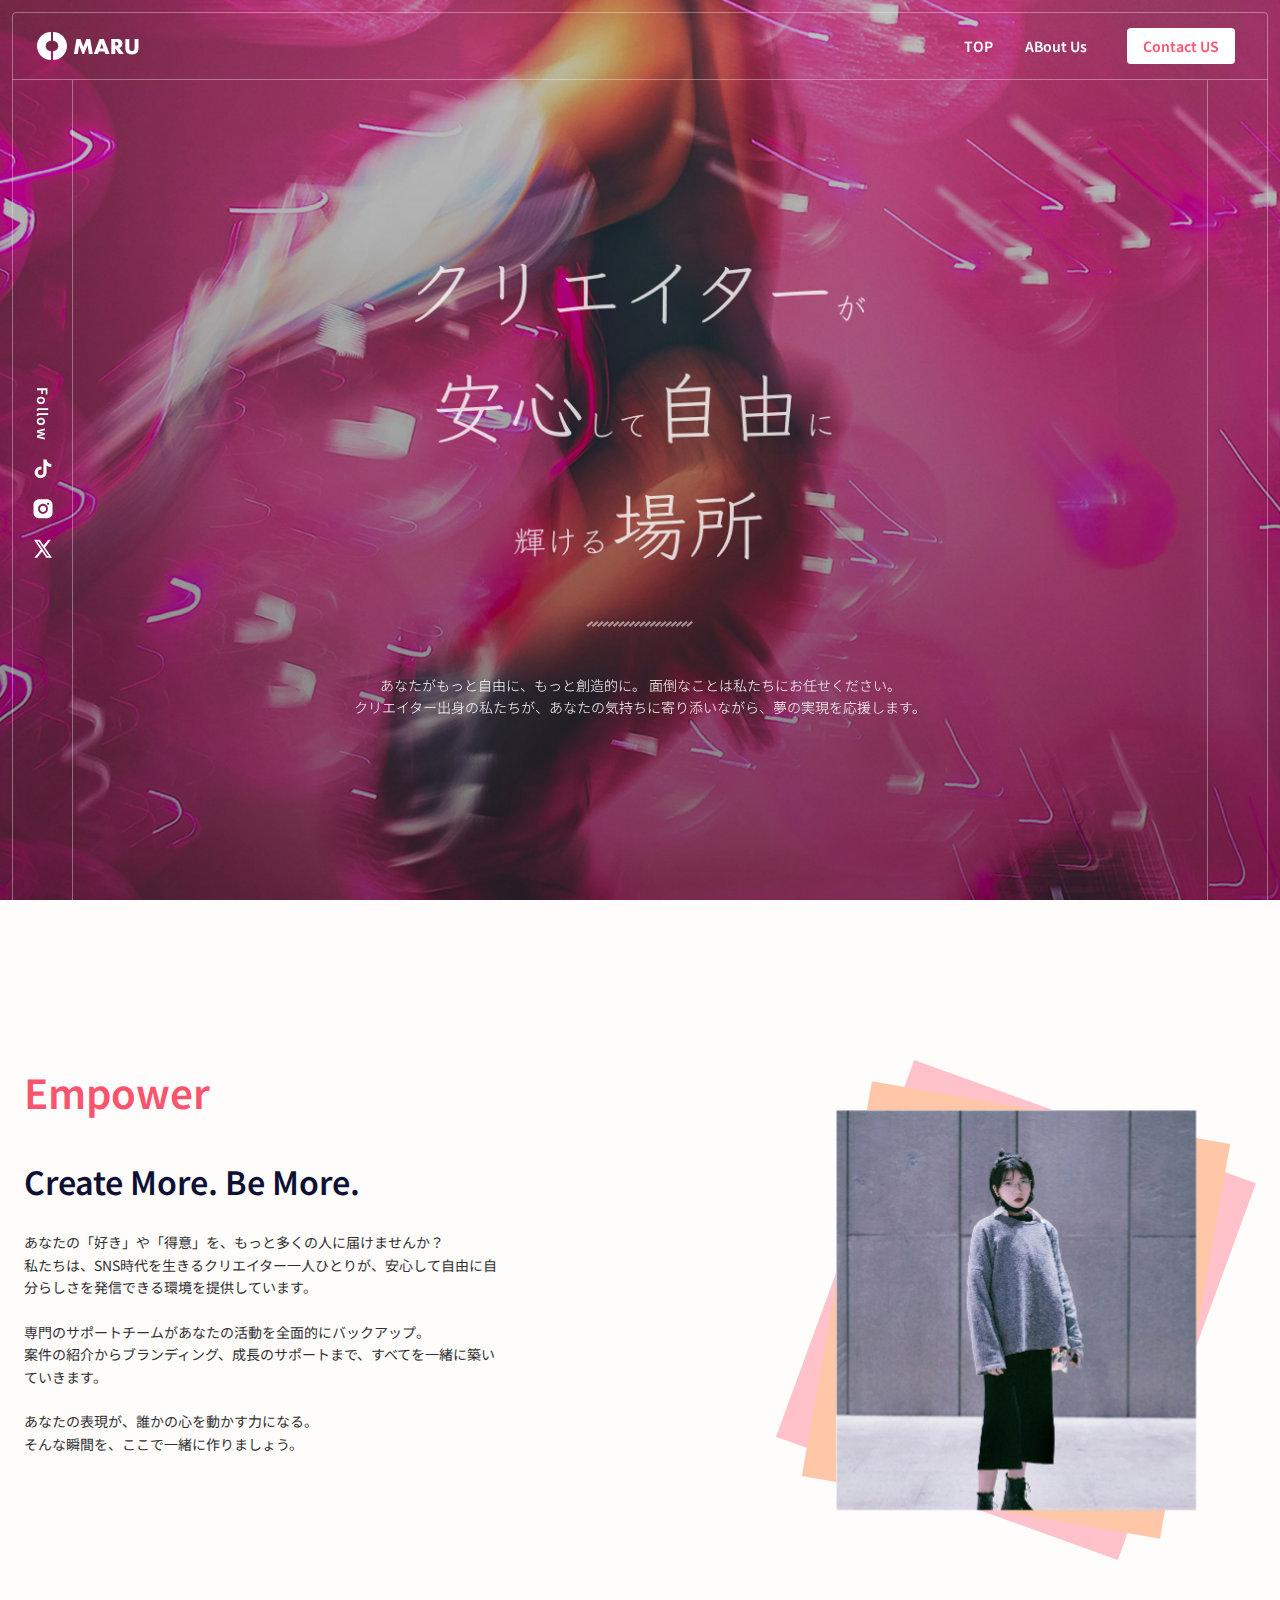
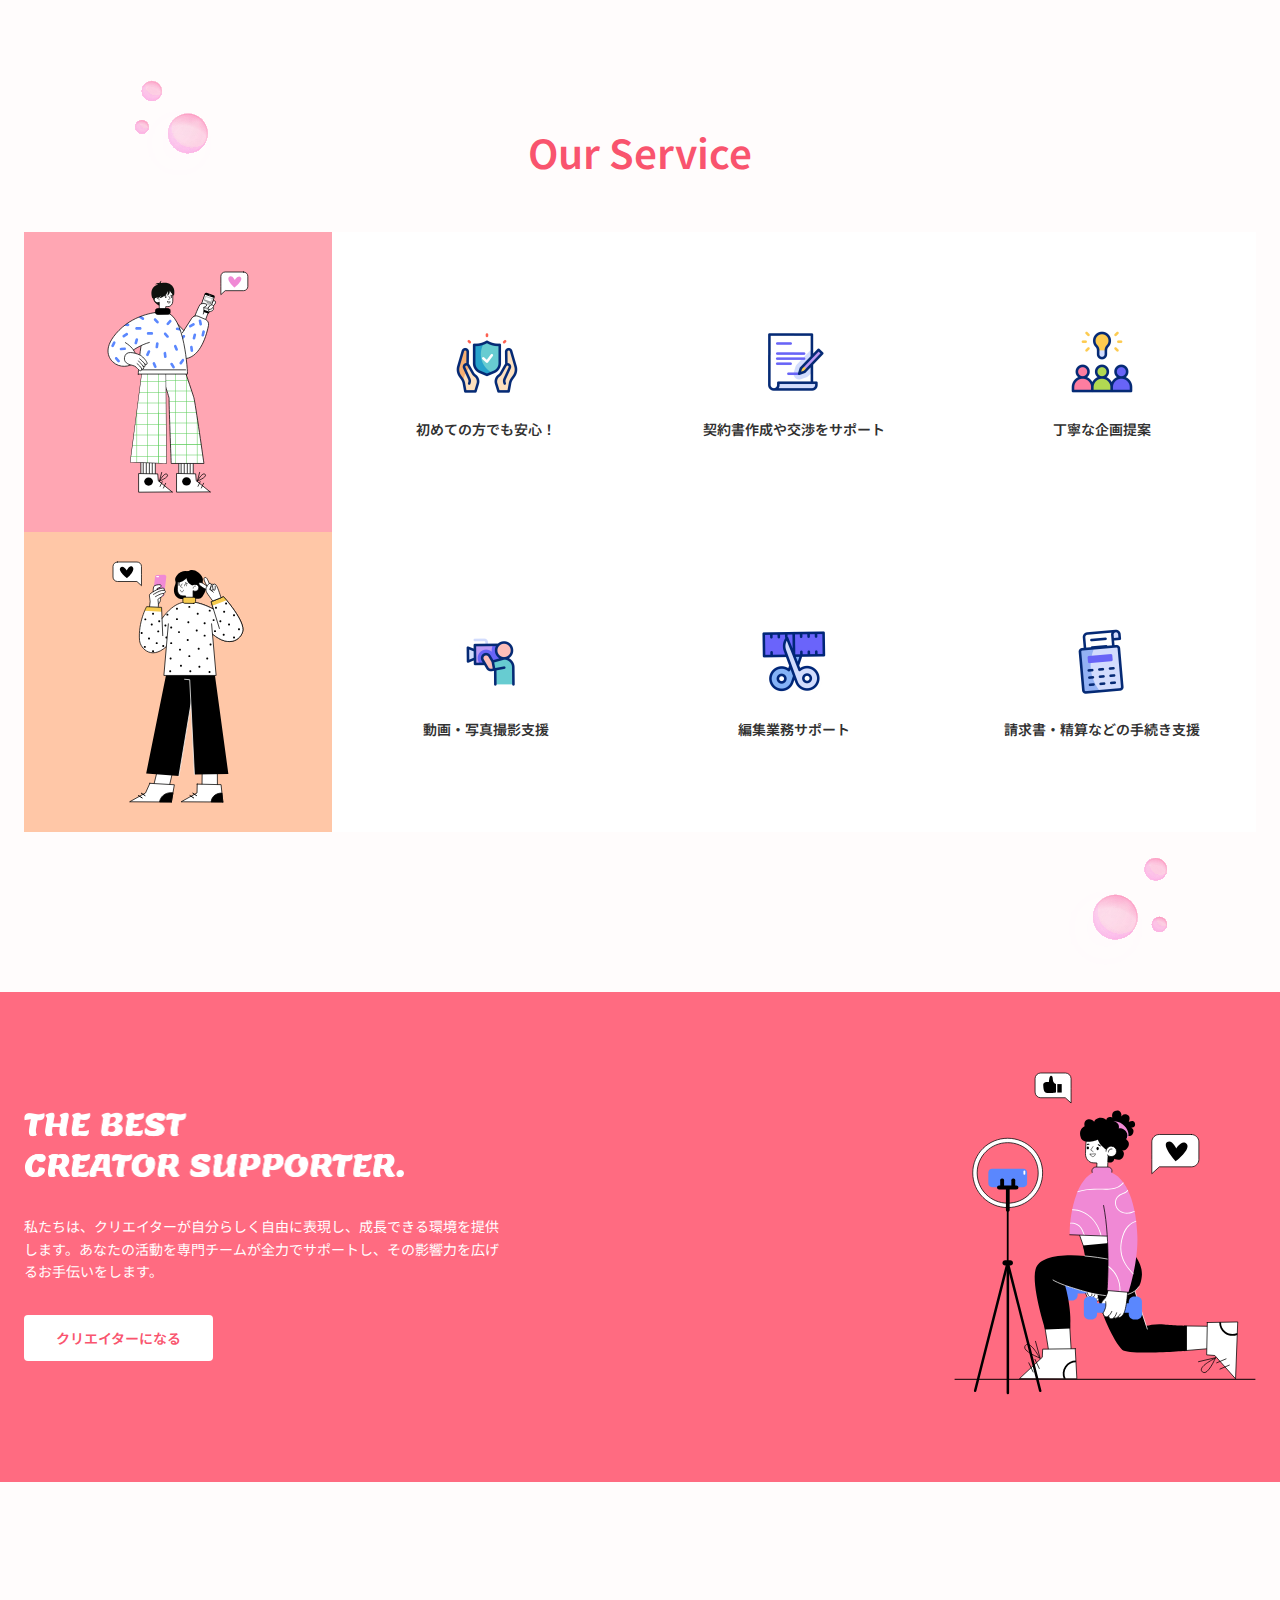
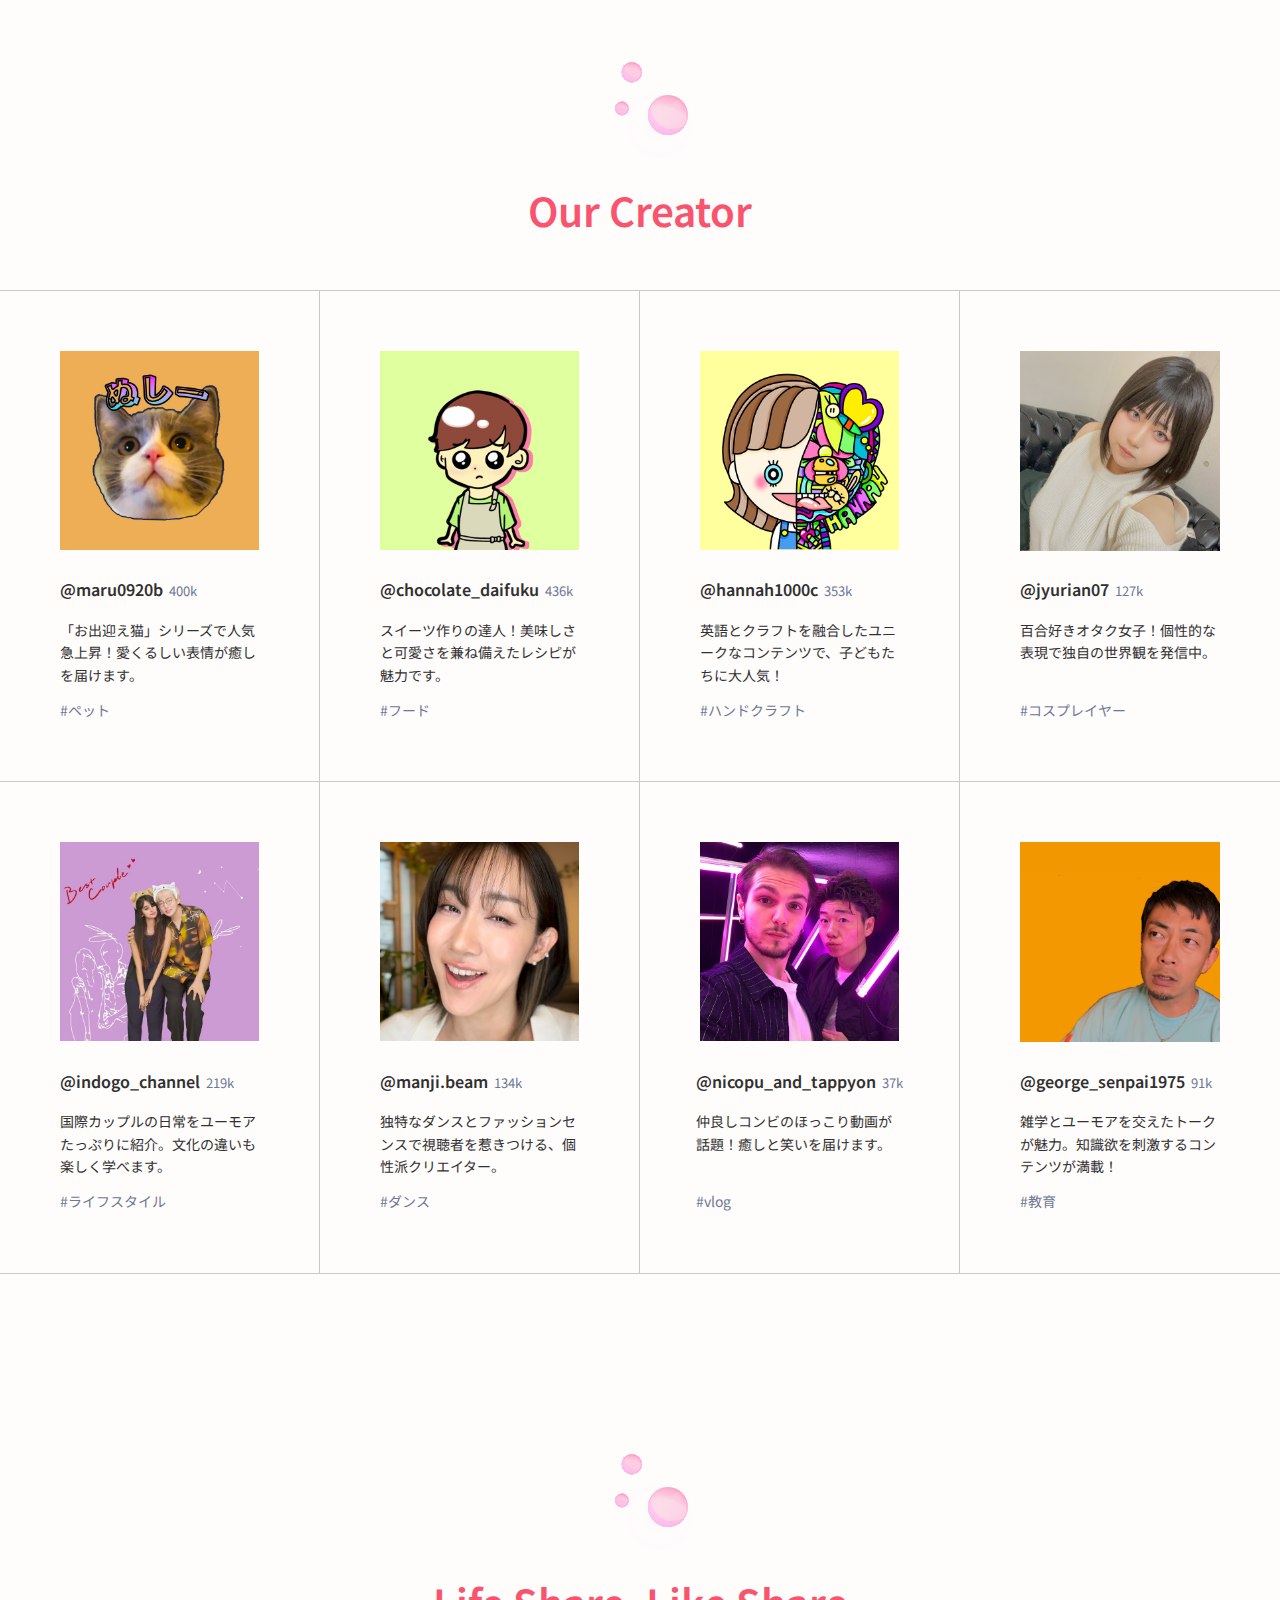
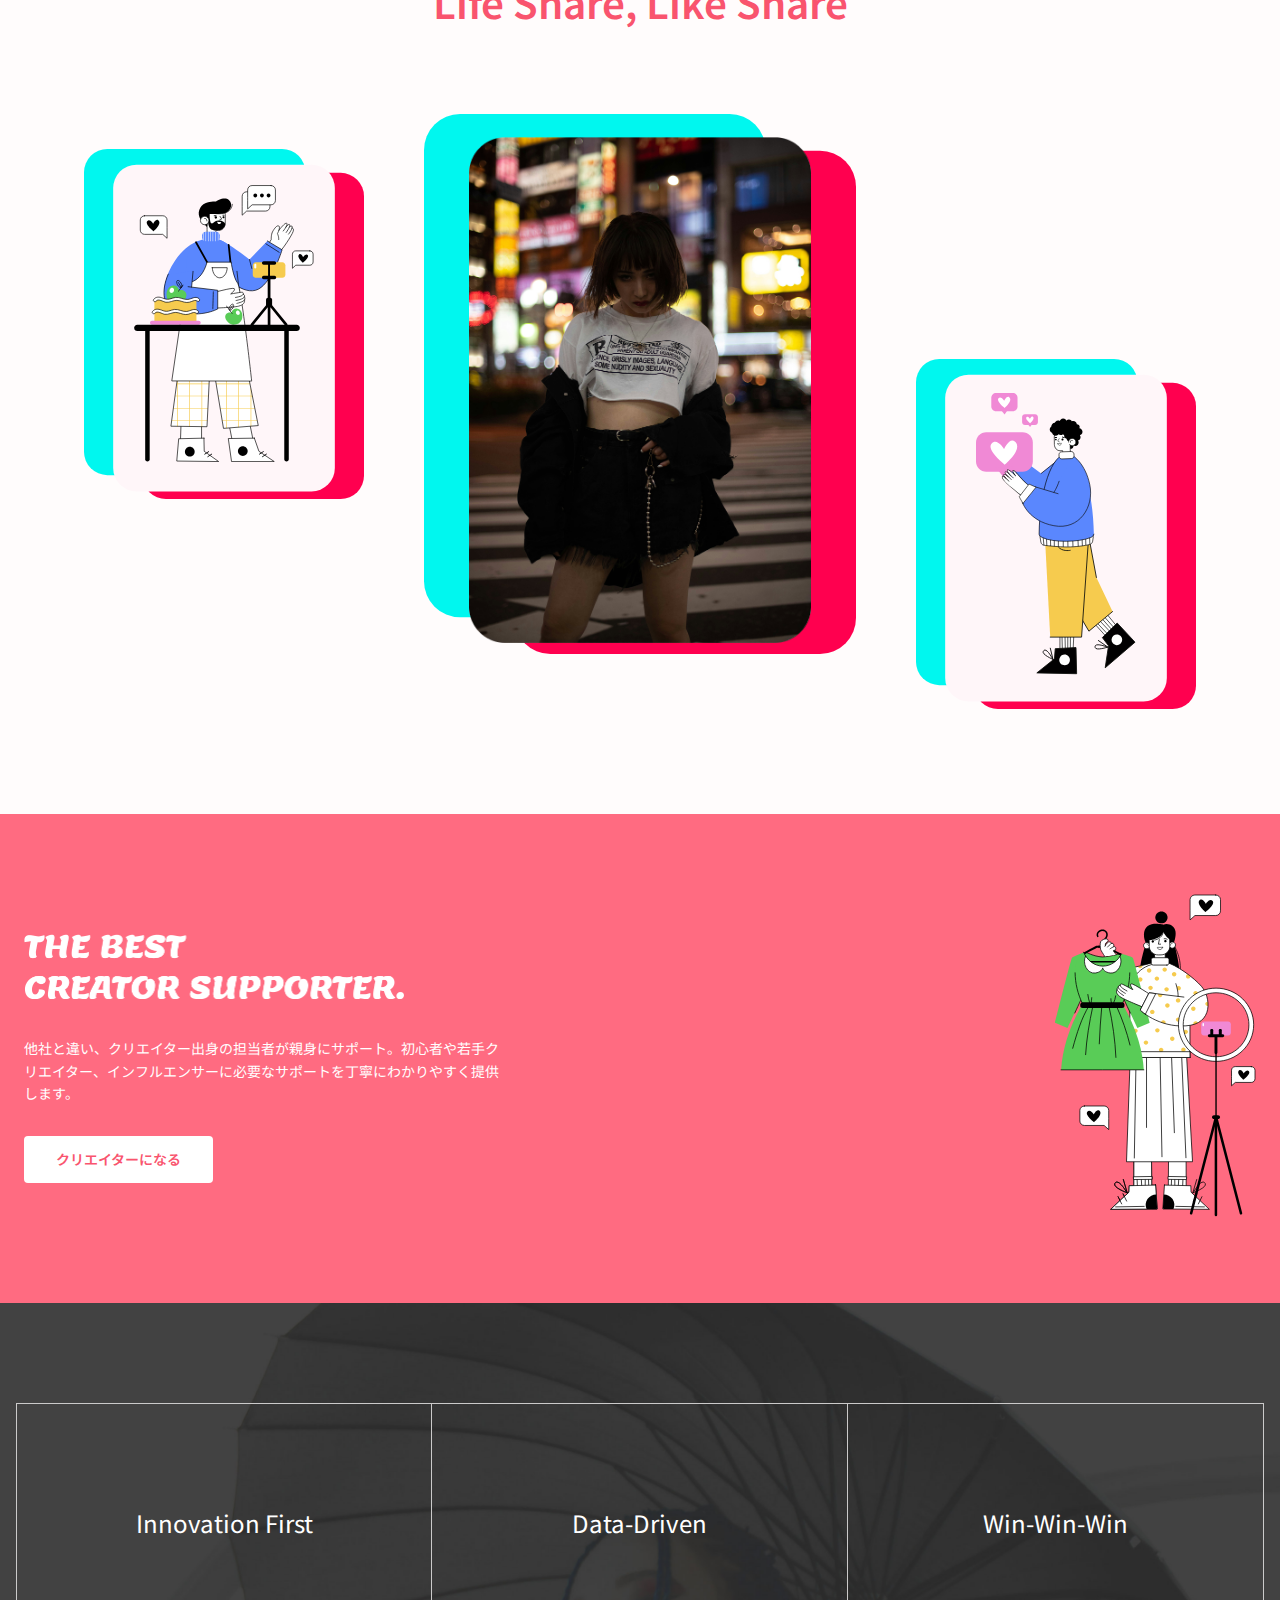
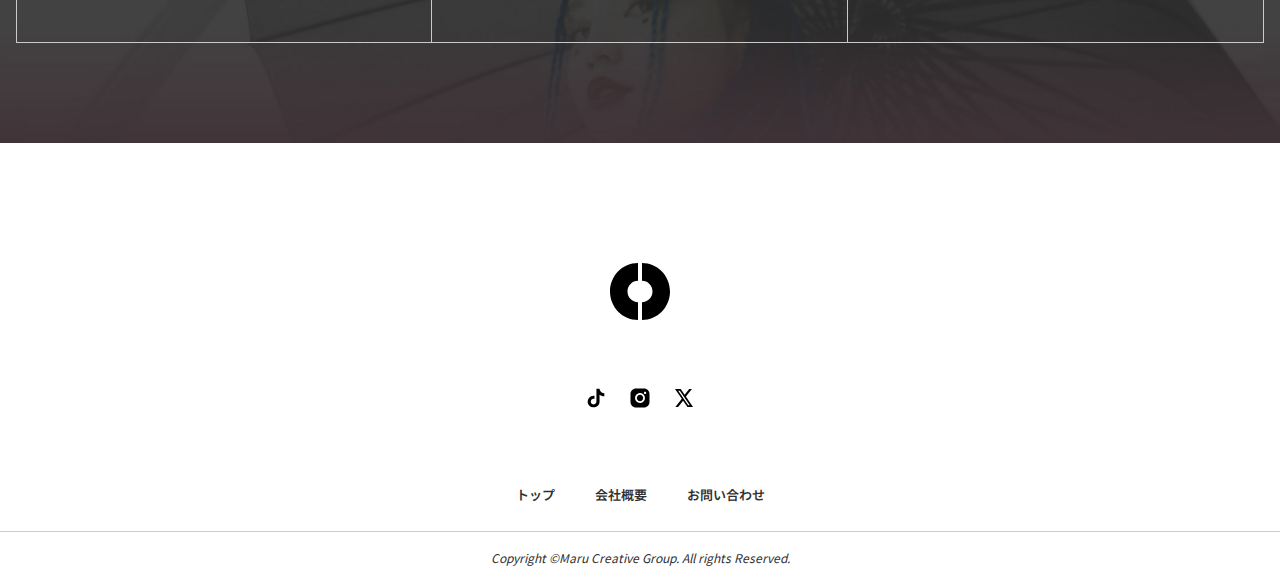
<file: index.html>
<!DOCTYPE html>
<html lang="ja">
  <head>
    <meta http-equiv="X-UA-Compatible" content="IE=edge" />
    <meta
      name="viewport"
      content="width=device-width, initial-scale=1, shrink-to-fit=no"
    />
    <meta name="description" content="MARU Creative Group" />
    <meta name="keywords" content="MARU Creative Group" />
    <meta name="author" content="MARU Creative Group" />
    <meta name="format-detection" content="telephone-no" />
    <meta property="og:title" content="MARU Creative Group" />
    <meta property="og:image" content="" />
    <meta property="og:url" content="" />
    <meta property="og:site_name" content="MARU Creative Group" />
    <meta property="og:description" content="MARU Creative Group" />
    <link rel="shortcut icon" href="img/favicon.ico" />
    <title>MARU Creative Group</title>
    <!-- google font -->
    <link rel="preconnect" href="https://fonts.googleapis.com" />
    <link rel="preconnect" href="https://fonts.gstatic.com" crossorigin />
    <!-- Japanese & Korean & Traditional Chinese -->
    <link
      href="https://fonts.googleapis.com/css2?family=Noto+Sans+JP:wght@100..900&family=Noto+Sans+KR:wght@100..900&family=Noto+Sans+TC:wght@100..900&display=swap"
      rel="stylesheet"
    />
    <!-- css: components -->
    <link rel="stylesheet" href="css/set.css" />
    <link rel="stylesheet" href="css/header.css" />
    <link rel="stylesheet" href="css/top-visual.css" />
    <link rel="stylesheet" href="css/container.css" />
    <link rel="stylesheet" href="css/footer.css" />
    <link rel="stylesheet" href="css/section.css" />
    <link rel="stylesheet" href="css/modal.css" />
    <!-- Swiper CSS -->
    <link
      rel="stylesheet"
      href="https://cdn.jsdelivr.net/npm/swiper@11/swiper-bundle.min.css"
    />
    <!-- Swiper JS -->
    <script src="https://cdn.jsdelivr.net/npm/swiper@11/swiper-bundle.min.js"></script>
  </head>

  <body>
    <!-- header -->
    <header class="header">
      <div class="header__left">
        <h1>
          <a href="/"
            ><img src="img/logo.svg" class="logo" alt="MARU Creative Group"
          /></a>
        </h1>
      </div>
      <div class="header__right">
        <nav class="nav">
          <ul class="nav__list">
            <li class="nav__item"><a href="/">TOP</a></li>
            <li class="nav__item"><a href="/about">ABout Us</a></li>
          </ul>
        </nav>
        <a href="#" class="contact-btn open-modal">Contact US</a>

        <button class="hamburger-btn">
          <span></span>
          <span></span>
          <span></span>
        </button>
      </div>

      <div class="mobile-menu">
        <div class="mobile-menu__inner">
          <ul class="mobile-menu__list">
            <li class="mobile-menu__item"><a href="/">TOP</a></li>
            <li class="mobile-menu__item"><a href="/about">ABout Us</a></li>
            <li class="mobile-menu__item btn">
              <a href="#" class="open-modal">Contact US</a>
            </li>
          </ul>
        </div>
      </div>
    </header>

    <!-- top-visual -->
    <div class="top-visual">
      <div class="swiper">
        <div class="swiper-wrapper">
          <div class="swiper-slide">
            <img src="img/bg1.jpg" alt="Background 1" />
          </div>
          <div class="swiper-slide">
            <img src="img/bg2.jpg" alt="Background 2" />
          </div>
          <div class="swiper-slide">
            <img src="img/bg3.jpg" alt="Background 3" />
          </div>
        </div>
      </div>
      <div class="visual-content">
        <div class="content-inner">
          <div class="sns">
            <div class="sns-text">Follow</div>
            <ul class="sns-list">
              <li class="sns-list-item tiktok">
                <a href="https://www.tiktok.com/@marumcn0" target="_blank">
                  <img src="img/tik-tok.svg" alt="tiktok" />
                </a>
              </li>
              <li class="sns-list-item instagram">
                <a href="https://www.instagram.com/maru.mcn" target="_blank">
                  <img src="img/insta.svg" alt="instagram" />
                </a>
              </li>
              <li class="sns-list-item x">
                <a href="https://x.com/maru_mcn" target="_blank">
                  <img src="img/x.svg" alt="x" />
                </a>
              </li>
            </ul>
          </div>
          <div class="content-inner__area">
            <div class="content-inner__area-kv">
              <img
                src="img/kv-txt.png"
                alt="クリエイターが安心して自由に輝ける場所"
              />
            </div>
            <div class="content-inner__area-line">
              <img src="img/kv-line.svg" alt="line" />
            </div>
            <div class="content-inner__area-text">
              あなたがもっと自由に、もっと創造的に。
              面倒なことは私たちにお任せください。 <br />
              クリエイター出身の私たちが、あなたの気持ちに寄り添いながら、夢の実現を応援します。
            </div>
          </div>
          <div class="content-inner__bubble1">
            <img src="img/kv-person1.png" alt="bubble1" />
          </div>
          <div class="content-inner__bubble2">
            <img src="img/kv-person2.png" alt="bubble2" />
          </div>
          <div class="content-inner__bubble3">
            <img src="img/kv-person3.png" alt="bubble3" />
          </div>
        </div>
      </div>
    </div>

    <div class="bubble-area">
      <div class="bubble-img-1">
        <img src="img/bubble1.svg" alt="bubble" />
      </div>
    </div>

    <div class="container">
      <div class="about-us section">
        <div class="about-us__content">
          <div class="about-us__content-left">
            <h2>Empower</h2>
            <h3>Create More. Be More.</h3>
            <p>
              あなたの「好き」や「得意」を、もっと多くの人に届けませんか？<br />
              私たちは、SNS時代を生きるクリエイター一人ひとりが、安心して自由に自分らしさを発信できる環境を提供しています。<br /><br />

              専門のサポートチームがあなたの活動を全面的にバックアップ。<br />案件の紹介からブランディング、成長のサポートまで、すべてを一緒に築いていきます。<br /><br />

              あなたの表現が、誰かの心を動かす力になる。<br />
              そんな瞬間を、ここで一緒に作りましょう。
            </p>
          </div>
          <div class="about-us__content-right">
            <div class="about-us__content-right-img">
              <div class="swiper about-swiper">
                <div class="swiper-wrapper">
                  <div class="swiper-slide">
                    <img src="img/about-01.jpg" alt="Creator" />
                  </div>
                  <div class="swiper-slide">
                    <img src="img/about-02.jpg" alt="Creator" />
                  </div>
                  <div class="swiper-slide">
                    <img src="img/about-03.jpg" alt="Creator" />
                  </div>
                </div>
              </div>
            </div>
          </div>
        </div>
      </div>

      <div class="service section">
        <div class="service__content">
          <h2>Our Service</h2>
          <div class="service__content-card">
            <div class="service__content-card-item visual">
              <img
                src="img/influencer1.svg"
                class="visual-img-1"
                alt="influencer"
              />
              <img
                src="img/influencer2.svg"
                class="visual-img-2"
                alt="influencer"
              />
            </div>
            <div class="service__content-card-item service-support">
              <img src="img/shield.gif" alt="初めての方でも安心！" />
              <p>初めての方でも安心！</p>
            </div>
            <div class="service__content-card-item service-support">
              <img src="img/signature.gif" alt="契約書作成や交渉をサポート" />
              <p>契約書作成や交渉をサポート</p>
            </div>
            <div class="service__content-card-item service-support">
              <img src="img/idea.gif" alt="丁寧な企画提案" />
              <p>丁寧な企画提案</p>
            </div>
            <div class="service__content-card-item visual-secondary">
              <img src="img/influencer2.svg" alt="influencer" />
            </div>
            <div class="service__content-card-item service-support">
              <img src="img/cameraman.gif" alt="動画・写真撮影支援" />
              <p>動画・写真撮影支援</p>
            </div>
            <div class="service__content-card-item service-support">
              <img src="img/film-strip.gif" alt="編集業務サポート" />
              <p>編集業務サポート</p>
            </div>
            <div class="service__content-card-item service-support">
              <img
                src="img/payment-terminal.gif"
                alt="請求書・精算などの手続き支援"
              />
              <p>請求書・精算などの手続き支援</p>
            </div>
          </div>
        </div>
      </div>
    </div>

    <div class="bubble-area">
      <div class="bubble-img-2">
        <img src="img/bubble2.svg" alt="bubble" />
      </div>
    </div>

    <div class="container-fluid contact-us-container">
      <div class="contact-us">
        <div class="contact-us__left">
          <h2>
            <img src="img/contact-txt.png" alt="The best Creator Supporter." />
          </h2>
          <p>
            私たちは、クリエイターが自分らしく自由に表現し、成長できる環境を提供します。あなたの活動を専門チームが全力でサポートし、その影響力を広げるお手伝いをします。
          </p>
          <a href="#" class="contact-us__left-btn open-modal"
            >クリエイターになる</a
          >
        </div>
        <div class="contact-us__right">
          <img
            src="img/influencer3.svg"
            class="influencer-img"
            alt="influencer"
          />
        </div>
      </div>
    </div>

    <div class="container-fluid">
      <div class="creators section">
        <img src="img/bubble1.svg" class="bubble-img" alt="bubble" />
        <h2>Our Creator</h2>
        <div class="creators__content">
          <div class="creators__content-card">
            <div class="creators__content-card-item">
              <div class="creators__content-card-item-img">
                <img src="img/creator/profile1.jpg" alt="まる" />
              </div>
              <div class="creators__content-card-item-name">
                <h3>@maru0920b<span>400k</span></h3>
                <p class="info">
                  「お出迎え猫」シリーズで人気急上昇！愛くるしい表情が癒しを届けます。
                </p>
                <p class="tag">#ペット</p>
              </div>
            </div>
            <div class="creators__content-card-item">
              <div class="creators__content-card-item-img">
                <img src="img/creator/profile2.jpg" alt="Chocolate Daifuku" />
              </div>
              <div class="creators__content-card-item-name">
                <h3>@chocolate_daifuku<span>436k</span></h3>
                <p class="info">
                  スイーツ作りの達人！美味しさと可愛さを兼ね備えたレシピが魅力です。
                </p>
                <p class="tag">#フード</p>
              </div>
            </div>
            <div class="creators__content-card-item">
              <div class="creators__content-card-item-img">
                <img src="img/creator/profile3.jpg" alt="はんな" />
              </div>
              <div class="creators__content-card-item-name">
                <h3>@hannah1000c<span>353k</span></h3>
                <p class="info">
                  英語とクラフトを融合したユニークなコンテンツで、子どもたちに大人気！
                </p>
                <p class="tag">#ハンドクラフト</p>
              </div>
            </div>
            <div class="creators__content-card-item">
              <div class="creators__content-card-item-img">
                <img src="img/creator/profile4.jpg" alt="JYURIAN" />
              </div>
              <div class="creators__content-card-item-name">
                <h3>@jyurian07<span>127k</span></h3>
                <p class="info">
                  百合好きオタク女子！個性的な表現で独自の世界観を発信中。
                </p>
                <p class="tag">#コスプレイヤー</p>
              </div>
            </div>
            <div class="creators__content-card-item">
              <div class="creators__content-card-item-img">
                <img src="img/creator/profile5.jpg" alt="インドゴチャンネル" />
              </div>
              <div class="creators__content-card-item-name">
                <h3>@indogo_channel<span>219k</span></h3>
                <p class="info">
                  国際カップルの日常をユーモアたっぷりに紹介。文化の違いも楽しく学べます。
                </p>
                <p class="tag">#ライフスタイル</p>
              </div>
            </div>
            <div class="creators__content-card-item">
              <div class="creators__content-card-item-img">
                <img src="img/creator/profile6.jpg" alt="マンジビーム" />
              </div>
              <div class="creators__content-card-item-name">
                <h3>@manji.beam<span>134k</span></h3>
                <p class="info">
                  独特なダンスとファッションセンスで視聴者を惹きつける、個性派クリエイター。
                </p>
                <p class="tag">#ダンス</p>
              </div>
            </div>
            <div class="creators__content-card-item">
              <div class="creators__content-card-item-img">
                <img
                  src="img/creator/profile7.jpg"
                  alt="にこぷー＆たっぴょん"
                />
              </div>
              <div class="creators__content-card-item-name">
                <h3>@nicopu_and_tappyon<span>37k</span></h3>
                <p class="info">
                  仲良しコンビのほっこり動画が話題！癒しと笑いを届けます。
                </p>
                <p class="tag">#vlog</p>
              </div>
            </div>
            <div class="creators__content-card-item">
              <div class="creators__content-card-item-img">
                <img src="img/creator/profile8.jpg" alt="ジョージ先輩" />
              </div>
              <div class="creators__content-card-item-name">
                <h3>@george_senpai1975<span>91k</span></h3>
                <p class="info">
                  雑学とユーモアを交えたトークが魅力。知識欲を刺激するコンテンツが満載！
                </p>
                <p class="tag">#教育</p>
              </div>
            </div>
          </div>
        </div>
      </div>
    </div>

    <div class="container-fluid">
      <div class="banner section">
        <img src="img/bubble1.svg" class="bubble-img" alt="bubble" />
        <h2>Life Share, Like Share</h2>
        <div class="banner__content">
          <div class="banner__content-bg small left">
            <img src="img/influencer5.svg" alt="influencer" />
          </div>
          <div class="banner__content-bg large">
            <img src="img/tiktoker.png" alt="tiktoker" />
          </div>
          <div class="banner__content-bg small right">
            <img src="img/influencer6.svg" alt="influencer" />
          </div>
        </div>
      </div>
    </div>

    <div class="container-fluid contact-us-container">
      <div class="contact-us">
        <div class="contact-us__left">
          <h2>
            <img src="img/contact-txt.png" alt="The best Creator Supporter." />
          </h2>
          <p>
            他社と違い、クリエイター出身の担当者が親身にサポート。初心者や若手クリエイター、インフルエンサーに必要なサポートを丁寧にわかりやすく提供します。
          </p>
          <a href="#" class="contact-us__left-btn open-modal"
            >クリエイターになる</a
          >
        </div>
        <div class="contact-us__right">
          <img
            src="img/influencer4.svg"
            class="influencer-img"
            alt="influencer"
          />
        </div>
      </div>
    </div>

    <div class="container-fluid vision-container">
      <div class="vision-content">
        <div class="vision-content-card">
          <h4>Innovation First</h4>
        </div>
        <div class="vision-content-card">
          <h4>Data-Driven</h4>
        </div>
        <div class="vision-content-card">
          <h4>Win-Win-Win</h4>
        </div>
      </div>
    </div>

    <footer class="footer">
      <div class="footer-inner">
        <div class="footer-top">
          <div class="footer-logo">
            <a href="/" target="_blank">
              <img src="img/logo-black.svg" alt="MARU Creative Group" />
            </a>
          </div>
          <div class="footer-sns">
            <ul class="footer-sns-list">
              <li>
                <a href="https://www.tiktok.com/@marumcn0" target="_blank">
                  <img src="img/tik-tok-black.svg" alt="TikTok" />
                </a>
              </li>
              <li>
                <a href="https://www.instagram.com/maru.mcn" target="_blank">
                  <img src="img/insta-black.svg" alt="Instagram" />
                </a>
              </li>
              <li>
                <a href="https://x.com/maru_mcn" target="_blank">
                  <img src="img/x-black.svg" alt="X" />
                </a>
              </li>
            </ul>
          </div>
        </div>
        <div class="footer-bottom">
          <div class="footer-nav">
            <ul class="footer-nav-list">
              <li>
                <a href="/">トップ</a>
              </li>
              <li>
                <a href="/about">会社概要</a>
              </li>
              <li>
                <a href="#" class="open-modal">お問い合わせ</a>
              </li>
            </ul>
          </div>
        </div>
      </div>
    </footer>
    <address class="address">
      <p>
        <small> Copyright ©Maru Creative Group. All rights Reserved. </small>
      </p>
    </address>

    <!-- Form Modal -->
    <div id="contactModal" class="modal">
      <div class="modal-content">
        <span class="close-modal">&times;</span>
        <iframe
          id="modalForm"
          src="https://docs.google.com/forms/d/e/1FAIpQLSciL6bKRL6jLpVZzy_W9k1JXTXtaWkNy5AvW_AHZnHCDu8HUQ/viewform?embedded=true"
          class="modal-iframe"
          frameborder="0"
        >
          ロード中...
        </iframe>
      </div>
    </div>

    <script src="js/swiper.js"></script>
    <script src="js/maru.js"></script>
  </body>
</html>
</file>
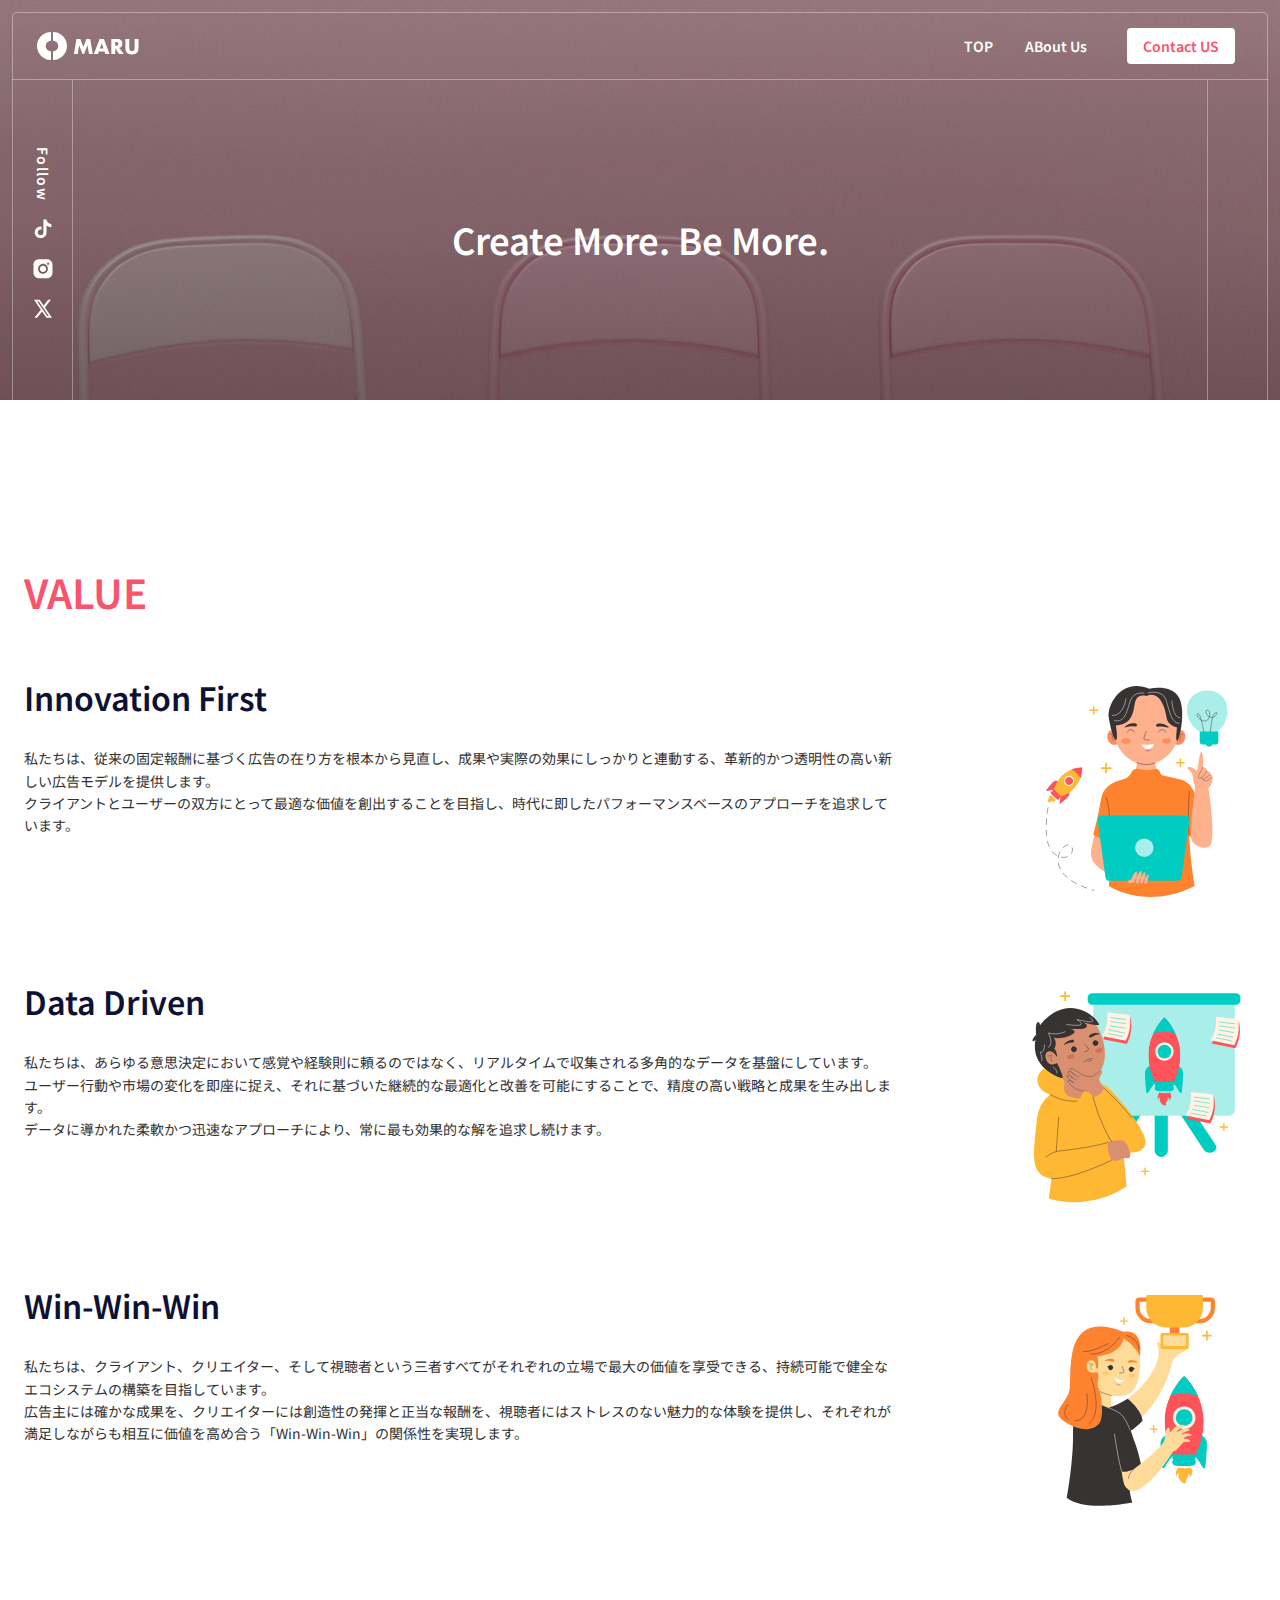
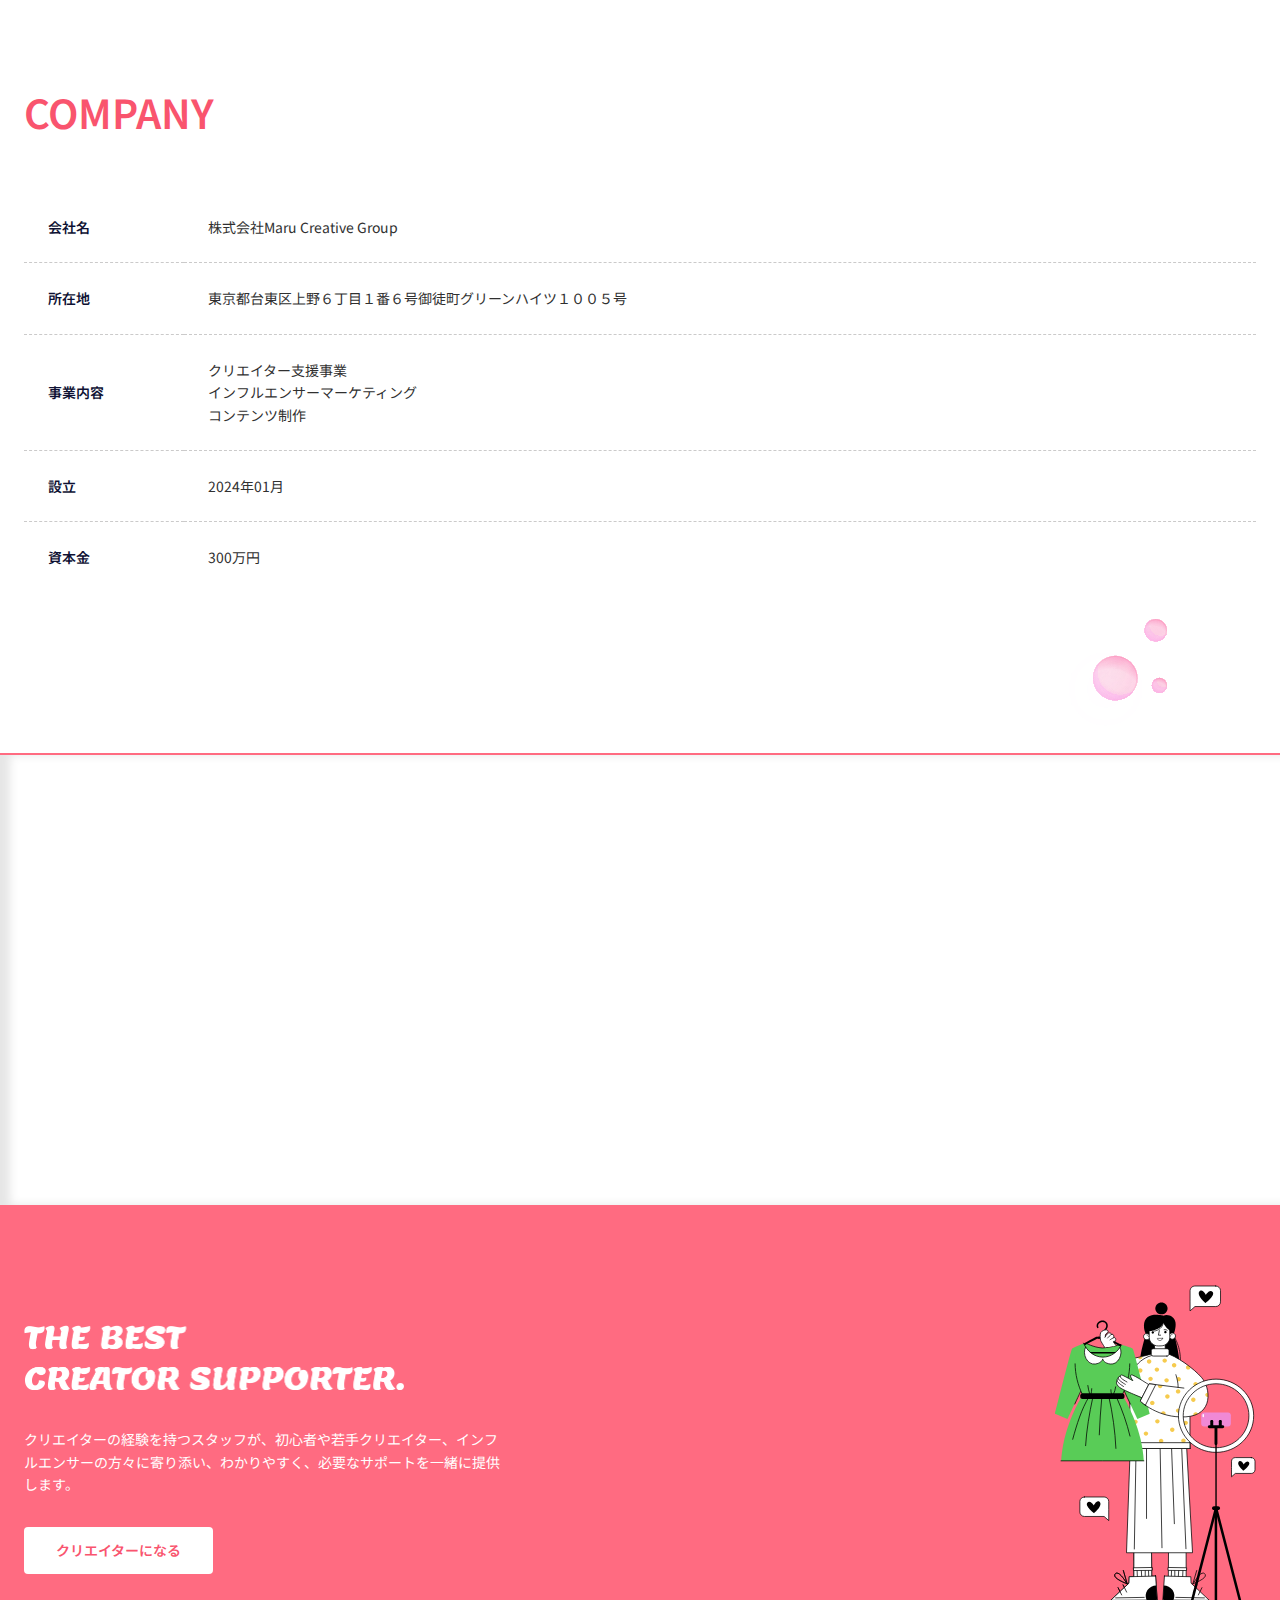
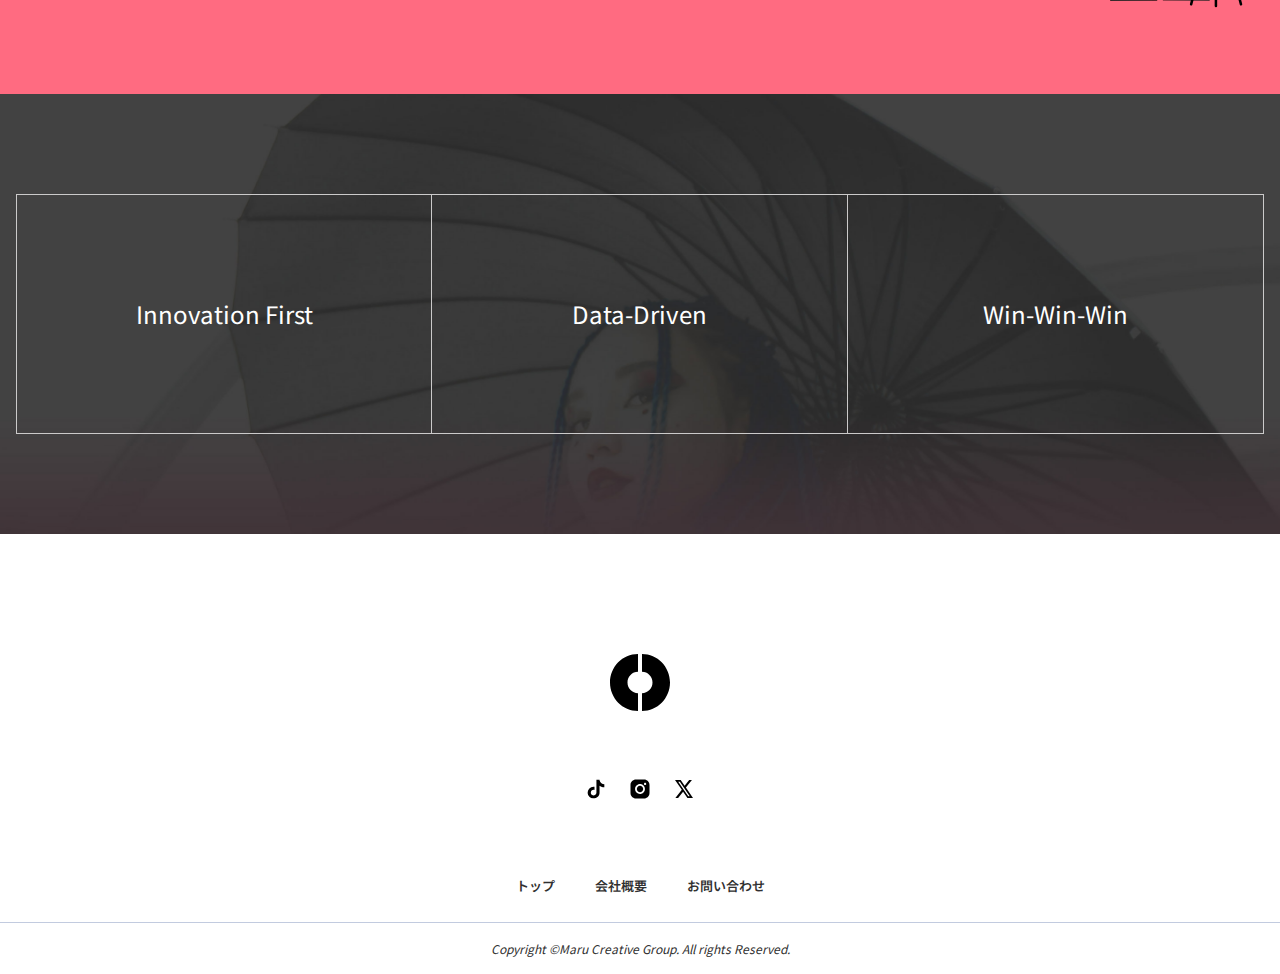
<file: about.html>
<!DOCTYPE html>
<html lang="ja">
  <head>
    <meta http-equiv="X-UA-Compatible" content="IE=edge" />
    <meta
      name="viewport"
      content="width=device-width, initial-scale=1, shrink-to-fit=no"
    />
    <meta name="description" content="MARU Creative Group" />
    <meta name="keywords" content="MARU Creative Group" />
    <meta name="author" content="MARU Creative Group" />
    <meta name="format-detection" content="telephone-no" />
    <meta property="og:title" content="MARU Creative Group" />
    <meta property="og:image" content="" />
    <meta property="og:url" content="" />
    <meta property="og:site_name" content="MARU Creative Group" />
    <meta property="og:description" content="MARU Creative Group" />
    <link rel="shortcut icon" href="img/favicon.ico" />
    <title>MARU Creative Group : About Us</title>
    <!-- google font -->
    <link rel="preconnect" href="https://fonts.googleapis.com" />
    <link rel="preconnect" href="https://fonts.gstatic.com" crossorigin />
    <!-- Japanese & Korean & Traditional Chinese -->
    <link
      href="https://fonts.googleapis.com/css2?family=Noto+Sans+JP:wght@100..900&family=Noto+Sans+KR:wght@100..900&family=Noto+Sans+TC:wght@100..900&display=swap"
      rel="stylesheet"
    />
    <!-- css: components -->
    <link rel="stylesheet" href="css/set.css" />
    <link rel="stylesheet" href="css/header.css" />
    <link rel="stylesheet" href="css/sub-visual.css" />
    <link rel="stylesheet" href="css/container.css" />
    <link rel="stylesheet" href="css/footer.css" />
    <link rel="stylesheet" href="css/section.css" />
    <link rel="stylesheet" href="css/modal.css" />
  </head>

  <body class="about-us-page">
    <!-- header -->
    <header class="header">
      <div class="header__left">
        <h1>
          <a href="index.html"
            ><img src="img/logo.svg" class="logo" alt="MARU Creative Group"
          /></a>
        </h1>
      </div>
      <div class="header__right">
        <nav class="nav">
          <ul class="nav__list">
            <li class="nav__item"><a href="index.html">TOP</a></li>
            <li class="nav__item"><a href="about.html">ABout Us</a></li>
          </ul>
        </nav>
        <a href="#" class="contact-btn open-modal">Contact US</a>

        <button class="hamburger-btn">
          <span></span>
          <span></span>
          <span></span>
        </button>
      </div>

      <div class="mobile-menu">
        <div class="mobile-menu__inner">
          <ul class="mobile-menu__list">
            <li class="mobile-menu__item"><a href="index.html">TOP</a></li>
            <li class="mobile-menu__item"><a href="about.html">ABout Us</a></li>
            <li class="mobile-menu__item">
              <a href="#" class="open-modal">Contact US</a>
            </li>
          </ul>
        </div>
      </div>
    </header>

    <!-- sub-visual -->
    <div class="sub-visual">
      <div class="sub-visual-content">
        <div class="sub-content-inner">
          <div class="sns">
            <div class="sns-text">Follow</div>
            <ul class="sns-list">
              <li class="sns-list-item tiktok">
                <a href="https://www.tiktok.com/@marumcn0" target="_blank">
                  <img src="img/tik-tok.svg" alt="tiktok" />
                </a>
              </li>
              <li class="sns-list-item instagram">
                <a href="https://www.instagram.com/maru.mcn" target="_blank">
                  <img src="img/insta.svg" alt="instagram" />
                </a>
              </li>
              <li class="sns-list-item x">
                <a href="https://x.com/maru_mcn" target="_blank">
                  <img src="img/x.svg" alt="x" />
                </a>
              </li>
            </ul>
          </div>
          <div class="sub-content-inner__area">
            <h2>Create More. Be More.</h2>
          </div>
        </div>
      </div>
    </div>

    <div class="container">
      <div class="about-us section value-section">
        <h2>VALUE</h2>
        <div class="about-us__content values">
          <div class="about-us__content-left values">
            <h3>Innovation First</h3>
            <p>
              私たちは、従来の固定報酬に基づく広告の在り方を根本から見直し、成果や実際の効果にしっかりと連動する、革新的かつ透明性の高い新しい広告モデルを提供します。<br />クライアントとユーザーの双方にとって最適な価値を創出することを目指し、時代に即したパフォーマンスベースのアプローチを追求しています。
            </p>
          </div>
          <div class="about-us__content-right">
            <div class="about-us__content-right-value1"></div>
          </div>
        </div>
        <div class="about-us__content values">
          <div class="about-us__content-left values">
            <h3>Data Driven</h3>
            <p>
              私たちは、あらゆる意思決定において感覚や経験則に頼るのではなく、リアルタイムで収集される多角的なデータを基盤にしています。<br />ユーザー行動や市場の変化を即座に捉え、それに基づいた継続的な最適化と改善を可能にすることで、精度の高い戦略と成果を生み出します。<br />データに導かれた柔軟かつ迅速なアプローチにより、常に最も効果的な解を追求し続けます。
            </p>
          </div>
          <div class="about-us__content-right">
            <div class="about-us__content-right-value2"></div>
          </div>
        </div>
        <div class="about-us__content values">
          <div class="about-us__content-left values">
            <h3>Win-Win-Win</h3>
            <p>
              私たちは、クライアント、クリエイター、そして視聴者という三者すべてがそれぞれの立場で最大の価値を享受できる、持続可能で健全なエコシステムの構築を目指しています。<br />広告主には確かな成果を、クリエイターには創造性の発揮と正当な報酬を、視聴者にはストレスのない魅力的な体験を提供し、それぞれが満足しながらも相互に価値を高め合う「Win-Win-Win」の関係性を実現します。
            </p>
          </div>
          <div class="about-us__content-right">
            <div class="about-us__content-right-value3"></div>
          </div>
        </div>
      </div>

      <div class="about-us section value-section">
        <h2>COMPANY</h2>
        <div class="about-us__company">
          <div class="company-content">
            <div class="company-info">
              <table class="company-table">
                <tbody>
                  <tr>
                    <th>会社名</th>
                    <td>株式会社Maru Creative Group</td>
                  </tr>
                  <tr>
                    <th>所在地</th>
                    <td>
                      東京都台東区上野６丁目１番６号御徒町グリーンハイツ１００５号
                    </td>
                  </tr>
                  <tr>
                    <th>事業内容</th>
                    <td>
                      クリエイター支援事業<br />インフルエンサーマーケティング<br />コンテンツ制作
                    </td>
                  </tr>
                  <tr>
                    <th>設立</th>
                    <td>2024年01月</td>
                  </tr>
                  <tr>
                    <th>資本金</th>
                    <td>300万円</td>
                  </tr>
                </tbody>
              </table>
            </div>
          </div>
        </div>
      </div>
    </div>

    <div class="bubble-area">
      <div class="bubble-img-2">
        <img src="img/bubble2.svg" alt="bubble" />
      </div>
    </div>

    <div class="map">
      <iframe
        src="https://www.google.com/maps?q=東京都台東区上野6丁目1番6号 御徒町グリーンハイツ1005号&output=embed&zoom=16&z=16&iwloc=near"
        width="100%"
        height="400"
        style="border: 0"
        allowfullscreen=""
        loading="lazy"
        referrerpolicy="no-referrer-when-downgrade"
      >
      </iframe>
    </div>

    <div class="container-fluid contact-us-container">
      <div class="contact-us">
        <div class="contact-us__left">
          <h2>
            <img src="img/contact-txt.png" alt="The best Creator Supporter." />
          </h2>
          <p>
            クリエイターの経験を持つスタッフが、初心者や若手クリエイター、インフルエンサーの方々に寄り添い、わかりやすく、必要なサポートを一緒に提供します。
          </p>
          <a href="#" class="contact-us__left-btn open-modal"
            >クリエイターになる</a
          >
        </div>
        <div class="contact-us__right">
          <img
            src="img/influencer4.svg"
            class="influencer-img"
            alt="influencer"
          />
        </div>
      </div>
    </div>

    <div class="container-fluid vision-container">
      <div class="vision-content">
        <div class="vision-content-card">
          <h4>Innovation First</h4>
        </div>
        <div class="vision-content-card">
          <h4>Data-Driven</h4>
        </div>
        <div class="vision-content-card">
          <h4>Win-Win-Win</h4>
        </div>
      </div>
    </div>

    <footer class="footer">
      <div class="footer-inner">
        <div class="footer-top">
          <div class="footer-logo">
            <a href="index.html" target="_blank">
              <img src="img/logo-black.svg" alt="MARU Creative Group" />
            </a>
          </div>
          <div class="footer-sns">
            <ul class="footer-sns-list">
              <li>
                <a href="https://www.tiktok.com/@marumcn0" target="_blank">
                  <img src="img/tik-tok-black.svg" alt="TikTok" />
                </a>
              </li>
              <li>
                <a href="https://www.instagram.com/maru.mcn" target="_blank">
                  <img src="img/insta-black.svg" alt="Instagram" />
                </a>
              </li>
              <li>
                <a href="https://x.com/maru_mcn" target="_blank">
                  <img src="img/x-black.svg" alt="X" />
                </a>
              </li>
            </ul>
          </div>
        </div>
        <div class="footer-bottom">
          <div class="footer-nav">
            <ul class="footer-nav-list">
              <li>
                <a href="index.html">トップ</a>
              </li>
              <li>
                <a href="about.html">会社概要</a>
              </li>
              <li>
                <a href="#" class="open-modal">お問い合わせ</a>
              </li>
            </ul>
          </div>
        </div>
      </div>
    </footer>
    <address class="address">
      <p>
        <small> Copyright ©Maru Creative Group. All rights Reserved. </small>
      </p>
    </address>

    <!-- Form Modal -->
    <div id="contactModal" class="modal">
      <div class="modal-content">
        <span class="close-modal">&times;</span>
        <iframe
          id="modalForm"
          src="https://docs.google.com/forms/d/e/1FAIpQLSciL6bKRL6jLpVZzy_W9k1JXTXtaWkNy5AvW_AHZnHCDu8HUQ/viewform?embedded=true"
          class="modal-iframe"
          frameborder="0"
        >
          ロード中...
        </iframe>
      </div>
    </div>

    <script src="js/maru.js"></script>
  </body>
</html>
</file>
<file: css/header.css>
.header {
  width: calc(100% - 24px);
  position: absolute;
  top: 12px;
  left: 12px;
  z-index: 2;
  display: flex;
  justify-content: space-between;
  align-items: center;
  height: 68px;
  border: 1px solid rgba(255, 255, 255, 0.35);
  border-radius: 4px 4px 0 0;
}

.header::before,
.header::after {
  content: '';
  position: absolute;
  top: 66px;
  width: 1px;
  height: 100vh;
  background: rgba(255, 255, 255, 0.35);
}

.header::before {
  left: -1px;
}

.header::after {
  right: -1px;
}

.header__left {
  display: flex;
  align-items: center;
  height: 100%;
  padding-left: 24px;
}

.header__left h1 {
  height: 28px;
  display: flex;
  align-items: center;
}

.header__left .logo {
  height: 28px;
  width: auto;
  display: block;
}

.header__right {
  display: flex;
  align-items: center;
  padding-right: 32px;
  gap: 40px;
}

.nav {
  display: flex;
  align-items: center;
}

.nav__list {
  display: flex;
  gap: 32px;
}

.nav__item a {
  color: var(--white);
  font-size: 1.4rem;
  font-weight: 600;
  text-decoration: none;
  transition: opacity 0.3s ease;
}

.nav__item a:hover {
  opacity: 0.7;
}

.contact-btn {
  display: inline-flex;
  align-items: center;
  justify-content: center;
  padding: 0 16px;
  border-radius: 4px;
  background: var(--white);
  color: var(--primary) !important;
  font-size: 1.4rem;
  height: 36px;
  font-weight: 600;
  text-decoration: none;
  transition: all 0.3s ease;
}

.contact-btn:hover {
  background: rgba(255, 255, 255, 0.7);
  color: var(--primary);
}

.hamburger-btn {
  display: none;
  background: none;
  border: none;
  cursor: pointer;
  width: 30px;
  height: 24px;
  position: relative;
  z-index: 101;
  margin-left: 15px;
}

.hamburger-btn span {
  display: block;
  width: 100%;
  height: 2px;
  background-color: #fff;
  border-radius: 4px;
  position: absolute;
  left: 0;
  transition: all 0.3s;
}

.hamburger-btn.active span {
  background-color: #000;
  height: 3px;
}

.hamburger-btn span:nth-child(1) {
  top: 0;
}

.hamburger-btn span:nth-child(2) {
  top: 50%;
  transform: translateY(-50%);
}

.hamburger-btn span:nth-child(3) {
  bottom: 0;
}

.hamburger-btn.active span:nth-child(1) {
  transform: translateY(11px) rotate(45deg);
}

.hamburger-btn.active span:nth-child(2) {
  opacity: 0;
}

.hamburger-btn.active span:nth-child(3) {
  transform: translateY(-10px) rotate(-45deg);
}

.mobile-menu {
  display: none;
  position: fixed;
  top: 0;
  left: 0;
  width: 100%;
  height: 100%;
  background-color: rgba(255, 255, 255, 0.95);
  z-index: 100;
  overflow-y: auto;
}

.mobile-menu.active {
  display: block;
}

.mobile-menu__inner {
  padding: 80px 20px 40px;
}

.mobile-menu__list {
  list-style: none;
  padding: 0;
  margin: 12px 0 0 0;
}

.mobile-menu__item {
  margin-bottom: 20px;
  text-align: center;
  border: 1px solid var(--border);
  border-radius: 4px;
}

.mobile-menu__item.btn {
  border: 1px solid var(--primary);
  background-color: var(--primary);
}

.mobile-menu__item.btn a {
  color: var(--white);
}

.mobile-menu__item a {
  font-size: 1.6rem;
  text-decoration: none;
  color: var(--title);
  font-weight: 600;
  display: block;
  padding: 10px;
  transition: all 0.3s ease;
}

/* 반응형 스타일 */
@media screen and (max-width: 768px) {
  .nav,
  .contact-btn {
    display: none;
  }

  .hamburger-btn {
    display: block;
  }
}

@media screen and (max-width: 480px) {
  .header {
    height: 56px;
  }

  .header::before,
  .header::after {
    top: 54px;
  }
  .header__left {
    padding-left: 12px;
  }
  .header__right {
    padding-right: 12px;
  }
}
</file>
<file: css/top-visual.css>
.top-visual {
  background-size: cover;
  background: url(../img/bg1.jpg) no-repeat center bottom 20%;
  min-height: 600px;
  width: 100%;
  height: 100vh;
  position: relative;
  top: 0;
  left: 0;
  z-index: 1;
}

.swiper {
  width: 100%;
  height: 100%;
}

.swiper-slide {
  width: 100%;
  height: 100%;
  opacity: 0;
  transition: opacity 1.5s ease-in-out;
}

.swiper-slide-active {
  opacity: 1;
}

.swiper-slide img {
  width: 100%;
  height: 100%;
  object-fit: cover;
}

.visual-content {
  position: absolute;
  top: 80px;
  left: 72px;
  right: 72px;
  bottom: 0;
  z-index: 2;
}

.content-inner {
  width: 100%;
  height: 100%;
  border-left: 1px solid rgba(255, 255, 255, 0.35);
  border-right: 1px solid rgba(255, 255, 255, 0.35);
  position: relative;
}

.content-inner__area {
  width: 100%;
  height: 100%;
  display: flex;
  justify-content: center;
  align-items: center;
  flex-direction: column;
  gap: 40px;
  position: relative;
  z-index: 1;
}

.content-inner__area-kv img {
  width: auto;
  height: 300px;
}

.content-inner__area-line img {
  width: 140px;
  height: 6px;
}

.content-inner__area-text {
  text-align: center;
  color: var(--white);
  font-size: 1.4rem;
  font-weight: 300;
  line-height: 1.6;
}

.content-inner__bubble1 {
  position: absolute;
  left: 5%;
  top: 5%;
  width: 280px;
}

.content-inner__bubble2 {
  position: absolute;
  right: 12%;
  top: 25%;
  width: 240px;
}

.content-inner__bubble3 {
  position: absolute;
  left: 15%;
  bottom: 15%;
  width: 200px;
}

.content-inner__bubble1 img,
.content-inner__bubble2 img,
.content-inner__bubble3 img {
  width: 100%;
  height: auto;
  opacity: 0;
  animation: fadeIn 0.8s ease-out forwards;
}

.content-inner__bubble1 img {
  animation: fadeIn 0.8s ease-out forwards, float 10s ease-in-out infinite;
  animation-delay: 0.3s;
}

.content-inner__bubble2 img {
  animation: fadeIn 0.8s ease-out forwards, float 8s ease-in-out infinite;
  animation-delay: 0.6s;
}

.content-inner__bubble3 img {
  animation: fadeIn 0.8s ease-out forwards, float 6s ease-in-out infinite;
  animation-delay: 0.9s;
}

@keyframes fadeIn {
  from {
    opacity: 0;
    transform: translateY(20px);
  }
  to {
    opacity: 1;
    transform: translateY(0);
  }
}

@keyframes float {
  0% {
    transform: translateY(0);
  }
  50% {
    transform: translateY(-20px);
  }
  100% {
    transform: translateY(0);
  }
}

@media screen and (max-width: 1140px) {
  .content-inner__bubble1 {
    opacity: 0.6;
    width: 200px;
    left: 5%;
    top: 5%;
  }

  .content-inner__bubble2 {
    opacity: 0.6;
    width: 180px;
    right: 5%;
    top: 10%;
  }

  .content-inner__bubble3 {
    opacity: 0.6;
    width: 140px;
    left: 5%;
    bottom: 25%;
  }
}

@media screen and (max-width: 768px) {
  .top-visual {
    background-size: cover;
    background: url(../img/bg1.jpg) no-repeat center bottom 20%;
    min-height: 480px;
    width: 100%;
    height: 520px;
    position: relative;
    top: 0;
    left: 0;
    z-index: 1;
  }
  .content-inner__area-kv img {
    width: auto;
    height: 160px;
  }

  .visual-content {
    top: 80px;
    left: 0;
    right: 0;
    bottom: 0;
  }
  .content-inner {
    border-left: none;
    border-right: none;
  }

  .content-inner__area {
    gap: 32px;
  }

  .content-inner__area-kv img {
    width: auto;
    height: 200px;
  }

  .content-inner__area-text {
    text-align: center;
    color: var(--white);
    font-size: 1.2rem;
    font-weight: 300;
    line-height: 1.6;
    padding: 0 24px;
  }

  .content-inner__bubble1 {
    opacity: 0.6;
    width: 160px;
    left: 5%;
    top: 5%;
  }

  .content-inner__bubble2 {
    opacity: 0.6;
    width: 120px;
    right: 5%;
    top: 10%;
  }

  .content-inner__bubble3 {
    opacity: 0.6;
    width: 100px;
    left: 5%;
    bottom: 25%;
  }
}

@media screen and (max-width: 480px) {
  .content-inner__bubble1 {
    display: none;
  }

  .content-inner__bubble2 {
    display: none;
  }

  .content-inner__bubble3 {
    display: none;
  }
}

.about-swiper .swiper-slide {
  opacity: 0;
  transition: opacity 1.5s ease-in-out;
}

.about-swiper .swiper-slide-active {
  opacity: 1;
}

.about-swiper .swiper-slide:first-child {
  opacity: 1;
}

.about-swiper img {
  width: 100%;
  height: 100%;
  object-fit: cover;
}
</file>
<file: css/container.css>
.container {
  max-width: 1280px;
  margin: 0 auto;
  padding: 0 24px;
}

.container-fluid {
  width: 100%;
  margin: 0 auto;
}

.contact-us-container {
  background-color: #ff6b81;
  padding: 80px 0;
}

.vision-container {
  background-image: url(../img/vision-bg.jpg);
  background-size: cover;
  background-position: center;
  background-repeat: no-repeat;
}

.contact-us-container .contact-us {
  display: flex;
  align-items: center;
  justify-content: space-between;
}

@media screen and (max-width: 768px) {
  .container {
    padding: 0 16px;
  }
  .contact-us-container {
    background-color: #ff6b81;
    padding: 64px 0;
  }
}
</file>
<file: css/footer.css>
.footer {
  display: flex;
  flex-direction: column;
  margin: 0 auto;
  background-color: var(--white);
}

.footer-inner {
  max-width: 1280px;
  background-color: var(--white);
  width: 100%;
  padding: 60px 16px 0 16px;
  margin: 0 auto;
}

.footer-inner .footer-top {
  display: flex;
  flex-direction: column;
  justify-content: center;
  align-items: center;
  padding: 0 0 40px;
}

.footer-inner .footer-top .footer-logo {
  width: 60px;
  margin: 60px 0 40px 0;
}

.footer-inner .footer-top .footer-logo img {
  width: 100%;
}

.footer-inner .footer-top .footer-logo img:hover {
  opacity: 0.8;
}

.footer-inner .footer-top .footer-sns {
  margin-top: 20px;
}

.footer-inner .footer-top .footer-sns .footer-sns-list {
  display: flex;
  padding: 0;
  justify-content: center;
  align-items: center;
  gap: 20px;
  list-style: none;
}

.footer-inner .footer-top .footer-sns .footer-sns-list li a {
  width: 20px;
  height: 20px;
}

.footer-inner .footer-top .footer-sns .footer-sns-list li a img:hover {
  opacity: 0.8;
}

.footer-inner .footer-bottom {
  display: flex;
  justify-content: center;
  align-items: center;
  margin: 0 auto;
  padding: 24px 0 24px 0;
}

.footer-inner .footer-bottom .footer-nav {
  display: flex;
  justify-content: center;
  align-items: center;
}

.footer-inner .footer-bottom .footer-nav .footer-nav-list {
  display: flex;
  justify-content: space-between;
  align-items: center;
  list-style: none;
  padding: 0;
  gap: 40px;
}

.footer-inner .footer-bottom .footer-nav .footer-nav-list li a {
  color: var(--text);
  font-size: 1.3rem;
  font-weight: 600;
  text-decoration: none;
}

.footer-inner .footer-bottom .footer-nav .footer-nav-list li a:hover {
  opacity: 0.8;
}

.address {
  border-top: 1px solid var(--line);
  background-color: var(--white);
  display: flex;
  justify-content: center;
  align-items: center;
  font-size: 1.2rem;
  font-weight: 400;
  color: var(--text);
  padding: 16px 0;
}
</file>
<file: css/section.css>
.section {
  margin: 160px auto;
}

.section h2 {
  font-size: 4rem;
  font-weight: 600;
  color: var(--primary);
  text-align: center;
  margin-bottom: 48px;
  padding: 0 16px;
}

.about-us__content {
  display: flex;
  justify-content: space-between;
  gap: 40px;
}

.about-us__content.values {
  gap: 120px;
  margin-bottom: 64px;
}

.value-section h2 {
  text-align: left;
  padding: 0;
}

.about-us__content-left {
  max-width: 480px;
}

.about-us__content-left.values {
  max-width: 100%;
}

.about-us__content-left h2 {
  font-size: 4rem;
  font-weight: 600;
  color: var(--primary);
  text-align: left;
  margin-bottom: 32px;
  padding: 0;
}

.about-us__content-left h3 {
  font-size: 3.2rem;
  font-weight: 600;
  color: var(--title);
  text-align: left;
  margin-bottom: 24px;
}

.about-us__content-left p {
  font-size: 1.4rem;
  font-weight: 400;
  color: var(--text);
  text-align: left;
}

.about-us__content-right-img {
  position: relative;
  width: 480px;
  height: 500px;
  background-image: url(../img/service-bg.svg);
  background-size: cover;
  background-position: center;
  background-repeat: no-repeat;
}

.about-us__content-right-value1 {
  width: 240px;
  height: 240px;
  background-image: url(../img/innovation-first.svg);
  background-size: cover;
  background-position: center;
  background-repeat: no-repeat;
}

.about-us__content-right-value2 {
  position: relative;
  width: 240px;
  height: 240px;
  background-image: url(../img/data-driven.svg);
  background-size: cover;
  background-position: center;
  background-repeat: no-repeat;
}

.about-us__content-right-value3 {
  position: relative;
  width: 240px;
  height: 240px;
  background-image: url(../img/win-win.svg);
  background-size: cover;
  background-position: center;
  background-repeat: no-repeat;
}

.about-us__content-right-img img {
  width: 100%;
  height: 100%;
  object-fit: cover;
  max-width: 360px;
  max-height: 400px;
  position: absolute;
  top: 50%;
  left: 50%;
  transform: translate(-50%, -50%);
}

.service {
  position: relative;
}

.service__content-card {
  display: flex;
  justify-content: flex-start;
  flex-wrap: wrap;
}

.service__content-card .service__content-card-item {
  display: flex;
  align-items: center;
  justify-content: center;
  width: 25%;
  height: 300px;
}

.service__content-card .service__content-card-item.visual {
  background-color: #ffa6b3;
}

.service__content-card .service__content-card-item.visual-secondary {
  background-color: #ffc7a7;
}

.service__content-card .service__content-card-item.service-support {
  background-color: var(--white);
  display: flex;
  flex-direction: column;
  align-items: center;
  justify-content: flex-start;
  gap: 16px;
}

.service__content-card .service__content-card-item.service-support img {
  width: 80px;
  height: 80px;
  margin-top: 90px;
}

.service__content-card .service__content-card-item.service-support p {
  font-size: 1.4rem;
  font-weight: 600;
  color: var(--text);
  padding: 0 16px;
  text-align: center;
}

.service__content-card .service__content-card-item.visual img.visual-img-2 {
  display: none;
}

.bubble-area {
  width: 100%;
  position: relative;
}

.bubble-img-1 {
  position: absolute;
  top: 760px;
  left: 100px;
  width: 120px;
  height: 120px;
}

.bubble-img-2 {
  position: absolute;
  bottom: 20px;
  right: 80px;
  width: 140px;
  height: 140px;
}

.bubble-img-1 img,
.bubble-img-2 img {
  width: 100%;
  height: 100%;
  object-fit: cover;
  animation: fadeIn 0.3s ease-out forwards, float 5s ease-in-out infinite;
  animation-delay: 0.3s;
}

.contact-us {
  display: flex;
  justify-content: space-between;
  align-items: center;
  max-width: 1280px;
  margin: 0 auto;
  padding: 0 24px;
}

.contact-us__left {
  display: flex;
  flex-direction: column;
  align-items: flex-start;
  justify-content: flex-start;
  gap: 32px;
  max-width: 480px;
}
.contact-us__left h2 img {
  max-width: 380px;
  height: auto;
}

.contact-us__left p {
  font-size: 1.4rem;
  font-weight: 400;
  color: var(--white);
  line-height: 160%;
}

.contact-us__left-btn {
  padding: 12px 32px;
  background-color: var(--white);
  color: var(--primary) !important;
  border-radius: 4px;
  font-size: 1.4rem;
  font-weight: 600;
  text-align: center;
  text-decoration: none;
  transition: opacity 0.3s ease;
}

.contact-us__left-btn:hover {
  opacity: 0.8;
  color: var(--primary);
}

.creators {
  display: flex;
  flex-direction: column;
  align-items: center;
  justify-content: center;
}

.creators__content {
  display: flex;
  justify-content: flex-start;
  flex-wrap: wrap;
}

.creators__content-card {
  display: flex;
  justify-content: center;
  flex-wrap: wrap;
  border-top: 1px solid var(--border);
  width: 100%;
}

.creators__content-card-item {
  border: 1px solid var(--border);
  border-left: none;
  border-top: none;
  display: flex;
  flex-direction: column;
  align-items: center;
  justify-content: center;
  width: 25%;
  padding: 60px;
}

.creators__content-card-item:nth-child(4n) {
  border-right: none;
}

.creators__content-card-item .creators__content-card-item-img {
  max-width: 300px;
  max-height: 300px;
  width: 100%;
  height: 100%;
  object-fit: cover;
  align-items: center;
  justify-content: center;
}

.creators__content-card-item-name {
  max-width: 300px;
  margin-top: 20px;
}

.creators__content-card-item-name h3 {
  font-size: 1.6rem;
  font-weight: 600;
  color: var(--text);
}

.creators__content-card-item-name h3 span {
  font-size: 1.3rem;
  font-weight: 400;
  color: var(--tag);
  padding-left: 6px;
}

.creators__content-card-item-name p.info {
  font-size: 1.4rem;
  font-weight: 400;
  color: var(--text);
  margin-top: 16px;
  height: 64px;
}

.creators__content-card-item-name p.tag {
  font-size: 1.4rem;
  font-weight: 400;
  color: var(--tag);
  margin-top: 16px;
}

.bubble-img {
  width: 120px;
  height: 120px;
  object-fit: cover;
  animation: fadeIn 0.3s ease-out forwards, float 5s ease-in-out infinite;
  animation-delay: 0.3s;
  text-align: center;
  margin-bottom: 16px;
}

.banner {
  display: flex;
  flex-direction: column;
  align-items: center;
  justify-content: center;
}

.banner__content {
  display: flex;
  justify-content: space-between;
  align-items: center;
  gap: 60px;
  margin-top: 64px;
}

.banner__content-bg {
  display: flex;
  align-items: center;
  justify-content: center;
  width: 100%;
  height: 100%;
  background-image: url(../img/tiktok-bg.svg);
  background-size: cover;
  background-position: center;
  background-repeat: no-repeat;
}

.banner__content-bg img {
  display: flex;
  align-items: center;
  justify-content: center;
}

.banner__content-bg.small {
  width: 320px;
  height: 400px;
}

.banner__content-bg.small.left {
  margin-top: -120px;
}

.banner__content-bg.small.right {
  margin-bottom: -300px;
}

.banner__content-bg.small.left img {
  max-width: 200px;
}

.banner__content-bg.small.right img {
  max-width: 180px;
}

.banner__content {
  margin-top: 32px;
}
.banner__content-bg.large {
  width: 480px;
  height: 600px;
}

.banner__content-bg.large img {
  margin-top: 12px;
  max-width: 380px;
}

.vision-content {
  display: flex;
  justify-content: center;
  align-items: center;
  max-width: 1280px;
  margin: 0 auto;
  padding: 100px 16px;
}

.vision-content-card {
  display: flex;
  justify-content: center;
  align-items: center;
  flex-wrap: wrap;
  border: 1px solid var(--border);
  border-left: none;
  width: 100%;
  height: 240px;
  color: var(--white);
  font-size: 2.4rem;
}

.vision-content-card:first-child {
  border-left: 1px solid var(--border);
}

.influencer-img {
  animation: swing 3s ease-in-out infinite;
  transform-origin: top center;
}

.map {
  width: 100%;
  margin: 0 auto;
  position: relative;
  border-top: 2px solid var(--secondary);
  box-shadow: inset 10px 0 10px rgba(0, 0, 0, 0.1);
}

.map iframe {
  display: block;
  width: 100%;
  height: 450px;
  filter: grayscale(1);
  transition: filter 0.3s ease;
  border: none;
}

.map iframe:hover {
  filter: grayscale(0);
}

@keyframes swing {
  0% {
    transform: rotate(0deg);
  }
  25% {
    transform: rotate(-6deg);
  }
  75% {
    transform: rotate(6deg);
  }
  100% {
    transform: rotate(0deg);
  }
}

@media screen and (max-width: 1280px) {
  .banner__content-bg.small {
    width: 280px;
    height: 350px;
  }

  .banner__content-bg.small.left img {
    max-width: 180px;
  }

  .banner__content-bg.small.right img {
    max-width: 160px;
  }

  .banner__content-bg.large {
    width: 432px;
    height: 540px;
  }

  .banner__content-bg.large img {
    margin-top: 12px;
    max-width: 342px;
  }
}

@media screen and (max-width: 1140px) {
  .section {
    margin: 80px auto;
  }
  .about-us__content-right {
    margin-top: 100px;
  }
  .about-us__content-right-img {
    width: 336px;
    height: 350px;
  }

  .about-us__content-right-img img {
    max-width: 270px;
    max-height: 300px;
  }

  .service__content-card .service__content-card-item {
    width: 33.333%;
    height: 240px;
  }

  .service__content-card .service__content-card-item.visual {
    display: flex;
    align-items: center;
    justify-content: center;
    gap: 160px;
    width: 100%;
    background: linear-gradient(
      to bottom,
      rgba(255, 166, 179, 0) 20%,
      rgba(255, 166, 179, 0.5) 30%,
      rgba(255, 166, 179, 1) 50%
    );
  }

  .service__content-card .service__content-card-item.visual img {
    max-height: 200px;
  }

  .service__content-card .service__content-card-item.visual img.visual-img-2 {
    display: block;
    max-height: 180px;
  }

  .service__content-card .service__content-card-item.visual-secondary {
    display: none;
  }

  .service__content-card .service__content-card-item.service-support img {
    margin-top: 60px;
  }

  .bubble-img-1,
  .bubble-img-2 {
    display: none;
  }
  .creators__content-card-item {
    width: 50%;
    padding: 30px;
  }

  .banner__content {
    gap: 30px;
  }
  .banner__content-bg.small {
    width: 200px;
    height: 250px;
  }

  .banner__content-bg.small.left img {
    max-width: 120px;
  }

  .banner__content-bg.small.right img {
    max-width: 100px;
  }

  .banner__content-bg.large {
    width: 280px;
    height: 350px;
  }

  .banner__content-bg.large img {
    margin-top: 8px;
    max-width: 222px;
  }

  .banner__content-bg.small.left {
    margin-top: -80px;
  }

  .banner__content-bg.small.right {
    margin-bottom: -120px;
  }
}

@media screen and (max-width: 768px) {
  .section {
    margin: 64px auto 120px;
  }
  .about-us__content {
    flex-direction: column;
  }

  .about-us__content-left {
    max-width: 100%;
  }

  .about-us__content-left h2 {
    margin-bottom: 16px;
    text-align: center;
  }

  .about-us__content-left h3 {
    text-align: center;
  }

  .section h2 {
    margin-bottom: 24px;
  }

  .value-section h2 {
    text-align: center;
    padding: 0;
  }

  .about-us__content.values {
    gap: 24px;
  }
  .about-us__content-right {
    display: flex;
    align-items: center;
    justify-content: center;
    margin-top: 0;
  }

  .about-us__content-right-img {
    width: 360px;
    height: 375px;
  }

  .about-us__content-right-img img {
    max-width: 288px;
    max-height: 320px;
  }

  .contact-us {
    flex-direction: column;
    align-items: center;
    justify-content: center;
  }

  .contact-us__left {
    align-items: center;
    justify-content: center;
    gap: 32px;
  }
  .contact-us__left h2 img {
    max-width: 320px;
    height: auto;
  }

  .contact-us__left p {
    font-size: 1.3rem;
    font-weight: 400;
    color: var(--white);
    line-height: 160%;
    text-align: left;
  }

  .contact-us__right {
    order: -1;
  }
  .contact-us__right img {
    max-width: 320px;
    height: auto;
    margin-bottom: 48px;
  }
  .contact-us__left-btn {
    width: 100%;
  }
  .creators__content-card-item {
    width: 50%;
    padding: 30px;
  }

  .creators__content-card-item:nth-child(2n) {
    border-right: none;
  }

  .banner__content {
    gap: 20px;
  }
  .banner__content-bg.small {
    width: 120px;
    height: 150px;
  }

  .banner__content-bg.small.left img {
    max-width: 60px;
  }

  .banner__content-bg.small.right img {
    max-width: 60px;
  }

  .banner__content-bg.large {
    width: 160px;
    height: 200px;
  }

  .banner__content-bg.large img {
    margin-top: 6px;
    max-width: 128px;
  }

  .banner__content-bg.small.left {
    margin-top: -40px;
  }

  .banner__content-bg.small.right {
    margin-bottom: -80px;
  }

  .vision-content {
    display: block;
    justify-content: center;
    align-items: center;
    max-width: 1280px;
    margin: 0 auto;
    padding: 16px 16px;
  }

  .vision-content-card {
    display: flex;
    justify-content: center;
    align-items: center;
    flex-wrap: nowrap;
    border: 1px solid var(--border);
    border-left: 1px solid var(--border);
    border-top: none;
    width: 100%;
    height: 160px;
    color: var(--white);
    font-size: 2.4rem;
  }
  .vision-content-card:first-child {
    border-top: 1px solid var(--border);
  }

  .map {
    display: none;
  }
}

@media screen and (max-width: 480px) {
  .service__content-card .service__content-card-item {
    height: 160px;
    width: 50%;
  }

  .service__content-card .service__content-card-item.service-support img {
    width: 48px;
    height: 48px;
    margin-top: 24px;
  }

  .service__content-card .service__content-card-item.service-support p {
    font-size: 1.3rem;
    font-weight: 600;
    color: var(--text);
    padding: 0 16px;
    text-align: center;
  }

  .service__content-card .service__content-card-item.visual {
    gap: 60px;
  }

  .service__content-card .service__content-card-item.visual img {
    max-height: 140px;
  }

  .service__content-card .service__content-card-item.visual img.visual-img-2 {
    display: block;
    max-height: 120px;
  }

  .creators__content-card-item {
    width: 50%;
    padding: 16px;
  }

  .creators__content-card-item-name {
    max-width: 300px;
    margin-top: 8px;
  }

  .creators__content-card-item-name h3 {
    font-size: 1.2rem;
    font-weight: 600;
    color: var(--text);
  }

  .creators__content-card-item-name h3 span {
    font-size: 1.1rem;
    font-weight: 400;
    color: var(--tag);
    padding-left: 6px;
  }

  .creators__content-card-item-name p.info {
    font-size: 1.3rem;
    font-weight: 400;
    color: var(--text);
    margin-top: 12px;
    height: 72px;
  }

  .creators__content-card-item-name p.tag {
    font-size: 1.2rem;
    font-weight: 400;
    color: var(--tag);
    margin-top: 16px;
  }

  .banner__content-bg.large {
    width: 280px;
    height: 350px;
  }

  .banner__content-bg.large img {
    margin-top: 8px;
    max-width: 222px;
  }

  .banner__content-bg.small.left {
    display: none;
  }

  .banner__content-bg.small.right {
    display: none;
  }
}

.about-us__company {
  padding: 0;
}

.company-content {
  margin: 0 auto;
}

.company-table {
  width: 100%;
  border-collapse: collapse;
  margin-top: 48px;
  background: var(--white);
  border-radius: 8px;
  overflow: hidden;
}

.company-table th,
.company-table td {
  padding: 24px;
  text-align: left;
  border-bottom: 1px dashed var(--border);
}

.company-table th {
  width: 160px;
  font-size: 1.4rem;
  font-weight: 600;
  color: var(--title);
}

.company-table td {
  font-size: 1.4rem;
  color: var(--text);
  line-height: 1.6;
}

.company-table tr:last-child th,
.company-table tr:last-child td {
  border-bottom: none;
}

@media screen and (max-width: 768px) {
  .company-table th,
  .company-table td {
    padding: 24px 16px;
  }

  .company-table th {
    width: 120px;
    font-size: 1.4rem;
  }

  .company-table td {
    font-size: 1.3rem;
  }
}

@media screen and (max-width: 480px) {
  .company-table {
    display: block;
  }

  .company-table tbody {
    display: block;
  }

  .company-table tr {
    display: block;
    border-bottom: 1px dashed var(--border);
    margin-bottom: 16px;
  }

  .company-table tr:last-child {
    border-bottom: none;
  }

  .company-table th,
  .company-table td {
    display: block;
    width: 100%;
    padding: 0 16px 16px 16px;
    border-bottom: none;
  }

  .company-table th {
    margin-bottom: 8px;
  }
}
</file>
<file: css/modal.css>
.modal {
  display: none;
  position: fixed;
  z-index: 1000;
  left: 0;
  top: 0;
  width: 100%;
  height: 100%;
  overflow: auto;
  background-color: rgba(255, 107, 129, 0.9);
}

.modal-content {
  background-color: rgba(255, 255, 255, 1);
  margin: 64px auto;
  padding: 32px 12px 0 12px;
  border-radius: 8px;
  width: 99%;
  max-width: 800px;
  max-height: 100vh;
  position: relative;
}

.close-modal {
  position: absolute;
  right: 14px;
  top: 10px;
  font-size: 20px;
  font-weight: bold;
  color: #000;
  cursor: pointer;
  z-index: 1001;
}

.modal-iframe {
  width: 100%;
  height: 80vh;
  border: none;
}
</file>
<file: css/sub-visual.css>
.sub-visual {
  background-size: cover;
  background: url(../img/sub-bg.jpg) no-repeat center;
  width: 100%;
  height: 400px;
  position: relative;
  top: 0;
  left: 0;
  z-index: 1;
}

.sub-visual-content {
  position: absolute;
  top: 80px;
  left: 72px;
  right: 72px;
  bottom: 0;
  z-index: 2;
}

.sub-content-inner {
  width: 100%;
  height: 100%;
  border-left: 1px solid rgba(255, 255, 255, 0.35);
  border-right: 1px solid rgba(255, 255, 255, 0.35);
  position: relative;
}

.sub-content-inner__area {
  width: 100%;
  height: 100%;
  display: flex;
  justify-content: center;
  align-items: center;
  flex-direction: column;
  gap: 40px;
  position: relative;
  z-index: 1;
}

.sub-content-inner__area h2 {
  color: var(--white);
  font-size: 3.6rem;
  font-weight: 600;
  text-align: center;
  padding: 0 24px;
}

@media screen and (max-width: 768px) {
  .sub-visual {
    background-size: cover;
    width: 100%;
    height: 300px;
    position: relative;
    top: 0;
    left: 0;
    z-index: 1;
  }

  .sub-visual-content {
    top: 80px;
    left: 0;
    right: 0;
    bottom: 0;
  }
  .sub-content-inner {
    border-left: none;
    border-right: none;
  }

  .sub-content-inner__area {
    gap: 32px;
  }
}

@media screen and (max-width: 480px) {
  .sub-content-inner__area h2 {
    color: var(--white);
    font-size: 2.8rem;
    font-weight: 600;
    text-align: center;
    padding: 0 16px;
  }
}
</file>
<file: css/set.css>
/* -------------------- Resetting margins, paddings, and borders -------------------- */
html,
body,
h1,
h2,
h3,
h4,
h5,
h6,
a,
p,
span,
em,
small,
strong,
sub,
sup,
mark,
del,
ins,
strike,
abbr,
dfn,
blockquote,
q,
cite,
code,
pre,
ol,
ul,
li,
dl,
dt,
dd,
div,
section,
article,
main,
aside,
nav,
header,
hgroup,
footer,
img,
figure,
figcaption,
address,
time,
audio,
video,
canvas,
iframe,
details,
summary,
fieldset,
form,
label,
legend,
table,
caption,
tbody,
tfoot,
thead,
tr,
th,
td {
  font-size: inherit;
  line-height: inherit;
  font-weight: inherit;
  margin: 0;
}

/* -------------------- Typography -------------------- */
*,
::before,
::after {
  box-sizing: border-box;
  border-style: solid;
  border-width: 0;
}

html {
  font-size: 62.5% !important;
  /* Must -> 10px , 1em , 1rem */
}

body {
  font-family: 'Noto Sans JP', 'Noto Sans KR', 'Noto Sans TC', -apple-system,
    BlinkMacSystemFont, 'Helvetica Neue', 'Yu Gothic', YuGothic, Verdana, Meiryo,
    'M+ 1p', sans-serif;
  font-optical-sizing: auto;
  font-weight: 400;
  font-style: normal;
  font-size: 1.6rem;
  line-height: 1.6;
  background: var(--bg);
}

body,
html {
  height: 100%;
  margin: 0;
}

/* -------------------- Attributes & states -------------------- */
[hidden] {
  display: none !important;
}

[disabled] {
  cursor: not-allowed;
}

:focus:not(:focus-visible) {
  outline: none;
}

button,
button:focus {
  outline: none;
  border: none;
  cursor: pointer;
}

a {
  color: inherit;
  text-decoration: none;
}

a:hover,
a:visited {
  color: inherit;
  text-decoration: none;
}

table {
  border-collapse: collapse;
  border-spacing: 0;
}

ol,
ul {
  list-style: none;
}

img,
video {
  max-width: 100%;
}

img {
  border-style: none;
}

blockquote,
q {
  quotes: none;
}

blockquote:after,
blockquote:before,
q:after,
q:before {
  content: '';
  content: none;
}

hr {
  display: block;
  unicode-bidi: isolate;
  -webkit-margin-before: 0.5em;
  margin-block-start: 0.5em;
  -webkit-margin-after: 0.5em;
  margin-block-end: 0.5em;
  -webkit-margin-start: auto;
  margin-inline-start: auto;
  -webkit-margin-end: auto;
  margin-inline-end: auto;
  overflow: hidden;
  border-style: inset;
  border-width: 1px;
}

/* ==================== color system ==================== */

:root {
  --primary: #f9546e;
  --secondary: #ff6b81;
  --black: #000000;
  --white: #ffffff;
  --title: #0e1133;
  --text: #303030;
  --bg: #fffcfc;
  --border: #cbcaca;
  --line: #c2cbdf;
  --tag: #6c7896;
}

/* -------------------- Utils -------------------- */
.clearfix::after {
  content: '';
  display: block;
  clear: both;
}

.none {
  display: none;
}

.about-us-page {
  background-color: var(--white);
}

.sns {
  position: absolute;
  left: -42px;
  top: 48%;
  transform: translateY(-50%);
  display: flex;
  flex-direction: column;
  align-items: center;
  gap: 16px;
  z-index: 10;
}

.sns-text {
  writing-mode: vertical-rl;
  text-orientation: mixed;
  font-size: 1.4rem;
  font-weight: 600;
  color: var(--white);
  letter-spacing: 0.1em;
}

.sns-list {
  display: flex;
  flex-direction: column;
  gap: 16px;
  list-style: none;
  padding: 0;
  margin: 0;
}

.sns-list-item {
  width: 24px;
  height: 24px;
}

.sns-list-item a {
  display: block;
  width: 100%;
  height: 100%;
}

.sns-list-item img {
  width: 100%;
  height: 100%;
  object-fit: contain;
  filter: brightness(0) invert(1);
  transition: opacity 0.3s ease;
}

.sns-list-item img:hover {
  opacity: 0.8;
}

@media screen and (max-width: 768px) {
  .sns {
    display: none;
  }
}
</file>
